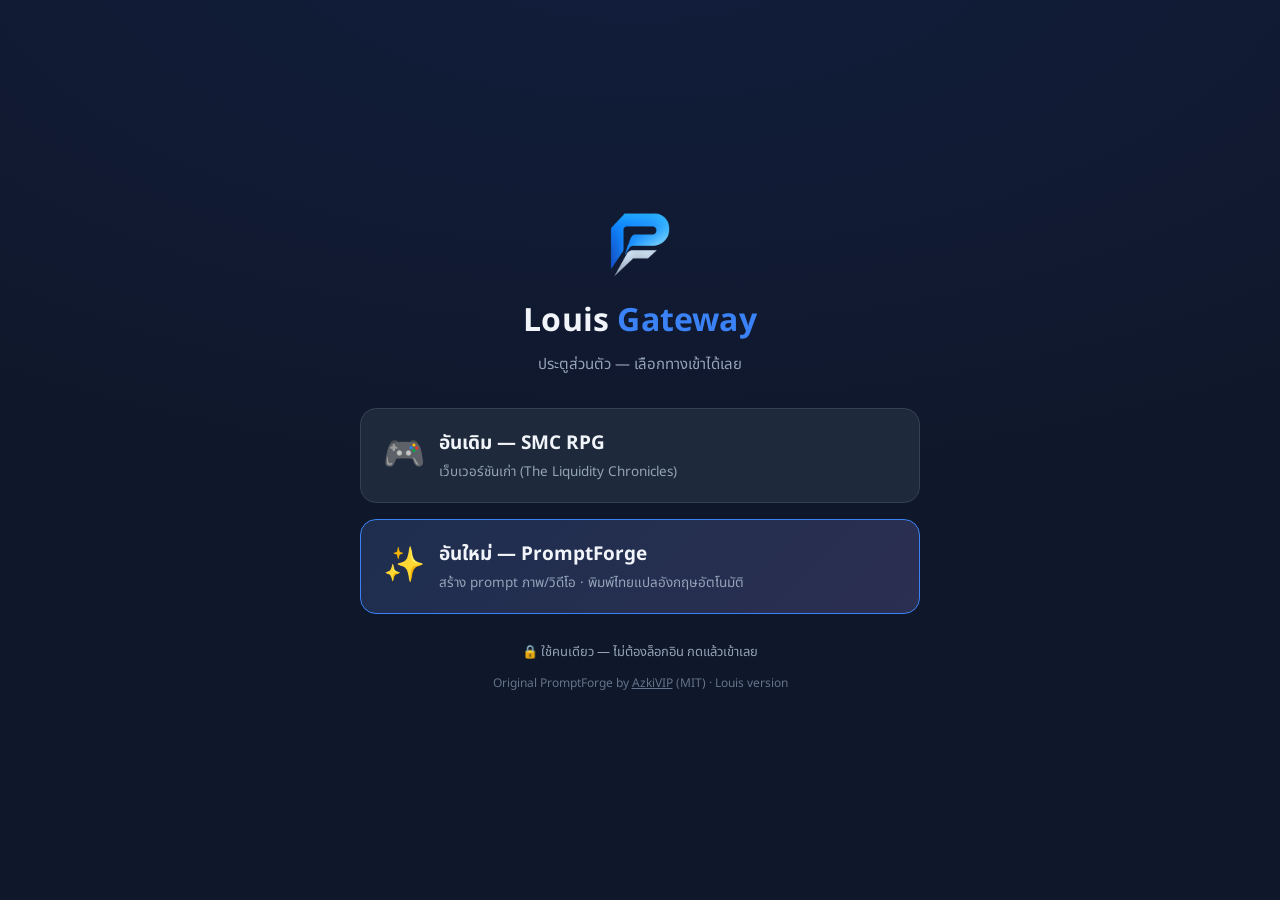
<file: index.html>
<!DOCTYPE html>
<html lang="th">
<head>
  <meta charset="UTF-8" />
  <meta name="viewport" content="width=device-width, initial-scale=1.0" />
  <meta name="theme-color" content="#0F172A" />
  <title>Louis Gateway — เลือกทางเข้า</title>
  <meta name="description" content="ประตูส่วนตัวของ Louis — เลือกเข้าเว็บอันเดิม หรือ PromptForge อันใหม่ (แปลไทย→อังกฤษ)" />
  <link rel="canonical" href="https://anco1031-sudo.github.io/" />
  <link rel="icon" type="image/png" sizes="192x192" href="assets/logo-192.png" />
  <link rel="apple-touch-icon" href="assets/logo-192.png" />
  <link rel="preconnect" href="https://fonts.googleapis.com" />
  <link rel="preconnect" href="https://fonts.gstatic.com" crossorigin />
  <link href="https://fonts.googleapis.com/css2?family=Inter:wght@400;500;600;700&family=Noto+Sans+Thai:wght@400;500;600;700&display=swap" rel="stylesheet" />
  <style>
    :root {
      --bg: #0F172A;
      --card: #1E293B;
      --card-hover: #263449;
      --border: #334155;
      --text: #F1F5F9;
      --muted: #94A3B8;
      --accent: #3B82F6;
      --accent-2: #8B5CF6;
      --radius: 16px;
    }
    * { box-sizing: border-box; margin: 0; padding: 0; }
    body {
      font-family: 'Noto Sans Thai', 'Inter', system-ui, sans-serif;
      background: radial-gradient(1200px 600px at 50% -10%, #1E3A8A33, transparent), var(--bg);
      color: var(--text);
      min-height: 100vh;
      display: flex;
      flex-direction: column;
      align-items: center;
      justify-content: center;
      padding: 24px 16px;
    }
    .wrap { width: 100%; max-width: 560px; text-align: center; }
    .logo { width: 72px; height: 72px; border-radius: 18px; margin: 0 auto 16px; display: block; }
    h1 { font-size: 28px; font-weight: 700; letter-spacing: .2px; }
    h1 .accent { color: var(--accent); }
    .sub { color: var(--muted); font-size: 15px; margin-top: 8px; }
    .btns { display: flex; flex-direction: column; gap: 16px; margin-top: 32px; }
    .btn {
      display: flex; align-items: center; gap: 14px;
      background: var(--card);
      border: 1px solid var(--border);
      border-radius: var(--radius);
      padding: 20px 22px;
      min-height: 76px;
      text-decoration: none; color: var(--text);
      transition: transform .12s ease, background .12s ease, border-color .12s ease;
    }
    .btn:hover, .btn:focus-visible { background: var(--card-hover); border-color: var(--accent); transform: translateY(-2px); outline: none; }
    .btn .emoji { font-size: 34px; line-height: 1; }
    .btn .txt { text-align: left; }
    .btn .t1 { font-size: 19px; font-weight: 700; }
    .btn .t2 { font-size: 13.5px; color: var(--muted); margin-top: 4px; }
    .btn--new { border-color: var(--accent); background: linear-gradient(135deg, #1D4ED81F, #8B5CF61F), var(--card); }
    .note { margin-top: 28px; font-size: 13px; color: var(--muted); }
    .foot { margin-top: 12px; font-size: 12px; color: #64748B; }
    .foot a { color: #64748B; }
    @media (min-width: 560px) {
      h1 { font-size: 32px; }
    }
  </style>
</head>
<body>
  <main class="wrap">
    <img class="logo" src="assets/logo-192.png" alt="Louis Gateway" width="72" height="72" />
    <h1>Louis <span class="accent">Gateway</span></h1>
    <p class="sub">ประตูส่วนตัว — เลือกทางเข้าได้เลย</p>

    <nav class="btns" aria-label="ทางเข้า">
      <a class="btn" href="./classic/">
        <span class="emoji" aria-hidden="true">🎮</span>
        <span class="txt">
          <span class="t1">อันเดิม — SMC RPG</span>
          <div class="t2">เว็บเวอร์ชันเก่า (The Liquidity Chronicles)</div>
        </span>
      </a>
      <a class="btn btn--new" href="./forge/">
        <span class="emoji" aria-hidden="true">✨</span>
        <span class="txt">
          <span class="t1">อันใหม่ — PromptForge</span>
          <div class="t2">สร้าง prompt ภาพ/วิดีโอ · พิมพ์ไทยแปลอังกฤษอัตโนมัติ</div>
        </span>
      </a>
    </nav>

    <p class="note">🔒 ใช้คนเดียว — ไม่ต้องล็อกอิน กดแล้วเข้าเลย</p>
    <p class="foot">Original PromptForge by <a href="https://github.com/AzkiVIP/PromptForge" target="_blank" rel="noopener">AzkiVIP</a> (MIT) · Louis version</p>
  </main>
</body>
</html>
</file>
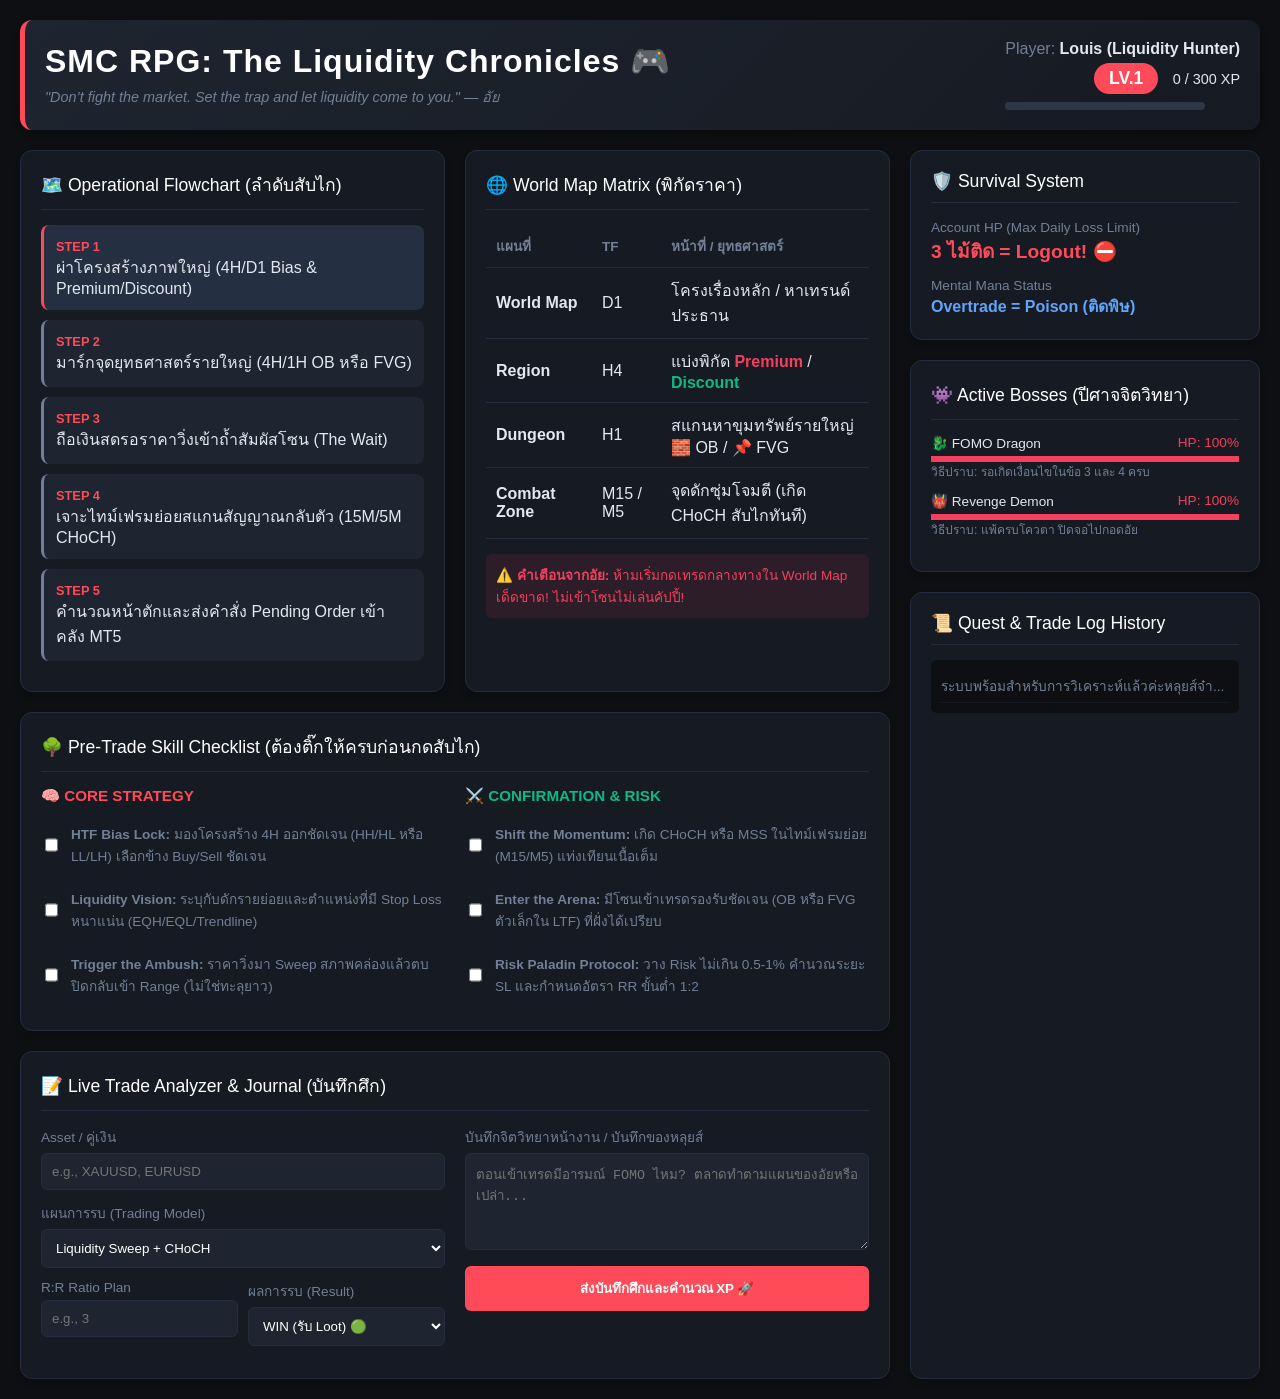
<file: classic/index.html>
<!DOCTYPE html>
<html lang="th">
<head>
    <meta charset="UTF-8">
    <meta name="viewport" content="width=device-width, initial-scale=1.0">
    <title>🎮 SMC RPG: The Liquidity Chronicles</title>
    <style>
        :root {
            --bg-color: #0d0f12;
            --panel-bg: #161a22;
            --accent-color: #ff4a5a;
            --text-color: #e2e8f0;
            --text-muted: #718096;
            --success: #22c55e;
            --warning: #eab308;
            --premium: #f43f5e;
            --discount: #10b981;
        }

        body {
            font-family: 'Segoe UI', Tahoma, Geneva, Verdana, sans-serif;
            background-color: var(--bg-color);
            color: var(--text-color);
            margin: 0;
            padding: 20px;
        }

        .container {
            max-width: 1400px;
            margin: 0 auto;
            display: grid;
            grid-template-columns: 1fr 350px;
            gap: 20px;
        }

        header {
            grid-column: span 2;
            background: linear-gradient(135deg, #1e2530 0%, #161a22 100%);
            padding: 20px;
            border-radius: 12px;
            border-left: 5px solid var(--accent-color);
            display: flex;
            justify-content: space-between;
            align-items: center;
            box-shadow: 0 4px 6px rgba(0,0,0,0.3);
        }

        h1, h2, h3 { margin: 0; font-weight: 600; }
        h1 { color: #fff; letter-spacing: 1px; }
        
        .motto {
            font-style: italic;
            color: var(--text-muted);
            font-size: 0.9rem;
            margin-top: 5px;
        }

        /* Profile & RPG Stats */
        .profile-status {
            text-align: right;
        }
        .level-badge {
            background-color: var(--accent-color);
            color: white;
            padding: 5px 15px;
            border-radius: 20px;
            font-weight: bold;
            font-size: 1.1rem;
            display: inline-block;
        }
        .xp-bar-container {
            width: 200px;
            height: 8px;
            background-color: #2d3748;
            border-radius: 4px;
            margin-top: 8px;
            overflow: hidden;
        }
        .xp-bar {
            width: 45%; /* Dynamic */
            height: 100%;
            background: linear-gradient(90deg, #ff4a5a, #ff8a95);
            transition: width 0.3s ease;
        }

        /* Main Content */
        .main-panel {
            display: flex;
            flex-direction: column;
            gap: 20px;
        }

        .grid-2 {
            display: grid;
            grid-template-columns: 1fr 1fr;
            gap: 20px;
        }

        .card {
            background-color: var(--panel-bg);
            border-radius: 12px;
            padding: 20px;
            box-shadow: 0 4px 6px rgba(0,0,0,0.15);
            border: 1px solid #232d3f;
        }

        .card-title {
            font-size: 1.1rem;
            color: #fff;
            margin-bottom: 15px;
            display: flex;
            align-items: center;
            gap: 10px;
            border-bottom: 1px solid #232d3f;
            padding-bottom: 10px;
        }

        /* Flowchart Styles */
        .flow-step {
            background-color: #1e2530;
            padding: 12px;
            border-radius: 8px;
            margin-bottom: 10px;
            border-left: 3px solid var(--text-muted);
            position: relative;
        }
        .flow-step.active {
            border-left-color: var(--accent-color);
            background-color: #242f41;
        }
        .flow-step-num {
            font-size: 0.8rem;
            color: var(--accent-color);
            text-transform: uppercase;
            font-weight: bold;
        }

        /* Table Zone */
        table {
            width: 100%;
            border-collapse: collapse;
            margin-top: 10px;
        }
        th, td {
            padding: 10px;
            text-align: left;
            border-bottom: 1px solid #232d3f;
        }
        th { color: var(--text-muted); font-size: 0.85rem; text-transform: uppercase; }

        .zone-premium { color: var(--premium); font-weight: bold; }
        .zone-discount { color: var(--discount); font-weight: bold; }

        /* Checklist Mechanism */
        .checklist-item {
            display: flex;
            align-items: center;
            gap: 10px;
            padding: 8px 0;
            cursor: pointer;
        }
        .checklist-item input[type="checkbox"] {
            accent-color: var(--accent-color);
            width: 18px;
            height: 18px;
        }

        /* Live Execution Workspace */
        .input-group {
            margin-bottom: 12px;
        }
        label {
            display: block;
            font-size: 0.85rem;
            color: var(--text-muted);
            margin-bottom: 5px;
        }
        input, select, textarea {
            width: 100%;
            background-color: #1e2530;
            border: 1px solid #232d3f;
            color: white;
            padding: 10px;
            border-radius: 6px;
            box-sizing: border-box;
        }
        input:focus, select:focus, textarea:focus {
            outline: none;
            border-color: var(--accent-color);
        }

        button {
            background-color: var(--accent-color);
            color: white;
            border: none;
            padding: 12px;
            border-radius: 6px;
            cursor: pointer;
            font-weight: bold;
            width: 100%;
            transition: background 0.2s;
        }
        button:hover { background-color: #e03e4d; }

        /* Sidebar Bosses & Achievements */
        .sidebar {
            display: flex;
            flex-direction: column;
            gap: 20px;
        }

        .boss-hp {
            height: 6px;
            background-color: #2d3748;
            border-radius: 3px;
            margin-top: 5px;
        }
        .boss-hp-fill {
            height: 100%;
            background-color: var(--premium);
            width: 100%;
        }

        .log-box {
            max-height: 200px;
            overflow-y: auto;
            font-size: 0.85rem;
            background-color: #0d0f12;
            padding: 10px;
            border-radius: 6px;
        }
        
        .log-entry {
            border-bottom: 1px solid #161a22;
            padding: 5px 0;
        }
    </style>
</head>
<body>

<div class="container">
    
    <header>
        <div>
            <h1>SMC RPG: The Liquidity Chronicles 🎮</h1>
            <div class="motto">"Don’t fight the market. Set the trap and let liquidity come to you." — อัย</div>
        </div>
        <div class="profile-status">
            <div><span style="color: var(--text-muted)">Player:</span> <strong>Louis (Liquidity Hunter)</strong></div>
            <div style="margin-top: 5px;">
                <span class="level-badge" id="levelDisplay">LV.1</span>
                <span id="xpDisplay" style="margin-left: 10px; font-size: 0.9rem;">0 / 300 XP</span>
            </div>
            <div class="xp-bar-container">
                <div class="xp-bar" id="xpBar" style="width: 0%"></div>
            </div>
        </div>
    </header>

    <div class="main-panel">
        
        <div class="grid-2">
            <div class="card">
                <div class="card-title">🗺️ Operational Flowchart (ลำดับสับไก)</div>
                <div class="flow-step active" id="step1">
                    <span class="flow-step-num">Step 1</span>
                    <div>ผ่าโครงสร้างภาพใหญ่ (4H/D1 Bias & Premium/Discount)</div>
                </div>
                <div class="flow-step" id="step2">
                    <span class="flow-step-num">Step 2</span>
                    <div>มาร์กจุดยุทธศาสตร์รายใหญ่ (4H/1H OB หรือ FVG)</div>
                </div>
                <div class="flow-step" id="step3">
                    <span class="flow-step-num">Step 3</span>
                    <div>ถือเงินสดรอราคาวิ่งเข้าถ้ำสัมผัสโซน (The Wait)</div>
                </div>
                <div class="flow-step" id="step4">
                    <span class="flow-step-num">Step 4</span>
                    <div>เจาะไทม์เฟรมย่อยสแกนสัญญาณกลับตัว (15M/5M CHoCH)</div>
                </div>
                <div class="flow-step" id="step5">
                    <span class="flow-step-num">Step 5</span>
                    <div>คำนวณหน้าตักและส่งคำสั่ง Pending Order เข้าคลัง MT5</div>
                </div>
            </div>

            <div class="card">
                <div class="card-title">🌐 World Map Matrix (พิกัดราคา)</div>
                <table>
                    <thead>
                        <tr>
                            <th>แผนที่</th>
                            <th>TF</th>
                            <th>หน้าที่ / ยุทธศาสตร์</th>
                        </tr>
                    </thead>
                    <tbody>
                        <tr>
                            <td><b>World Map</b></td>
                            <td>D1</td>
                            <td>โครงเรื่องหลัก / หาเทรนด์ประธาน</td>
                        </tr>
                        <tr>
                            <td><b>Region</b></td>
                            <td>H4</td>
                            <td>แบ่งพิกัด <span class="zone-premium">Premium</span> / <span class="zone-discount">Discount</span></td>
                        </tr>
                        <tr>
                            <td><b>Dungeon</b></td>
                            <td>H1</td>
                            <td>สแกนหาขุมทรัพย์รายใหญ่ 🧱 OB / 📌 FVG</td>
                        </tr>
                        <tr>
                            <td><b>Combat Zone</b></td>
                            <td>M15 / M5</td>
                            <td>จุดดักซุ่มโจมตี (เกิด CHoCH สับไกทันที)</td>
                        </tr>
                    </tbody>
                </table>
                <div style="margin-top: 15px; padding: 10px; background-color: rgba(244,63,94,0.1); border-radius: 6px; font-size: 0.85rem; color: var(--premium);">
                    ⚠️ <b>คำเตือนจากอัย:</b> ห้ามเริ่มกดเทรดกลางทางใน World Map เด็ดขาด! ไม่เข้าโซนไม่เล่นคัปปี้!
                </div>
            </div>
        </div>

        <div class="card">
            <div class="card-title">🌳 Pre-Trade Skill Checklist (ต้องติ๊กให้ครบก่อนกดสับไก)</div>
            <div style="display: grid; grid-template-columns: 1fr 1fr; gap: 20px;">
                <div>
                    <h3 style="color: var(--accent-color); font-size: 0.95rem; margin-bottom: 10px;">🧠 CORE STRATEGY</h3>
                    <label class="checklist-item">
                        <input type="checkbox" class="xp-check" data-xp="20" onchange="updateStepProgress()">
                        <span><b>HTF Bias Lock:</b> มองโครงสร้าง 4H ออกชัดเจน (HH/HL หรือ LL/LH) เลือกข้าง Buy/Sell ชัดเจน</span>
                    </label>
                    <label class="checklist-item">
                        <input type="checkbox" class="xp-check" data-xp="15" onchange="updateStepProgress()">
                        <span><b>Liquidity Vision:</b> ระบุกับดักรายย่อยและตำแหน่งที่มี Stop Loss หนาแน่น (EQH/EQL/Trendline)</span>
                    </label>
                    <label class="checklist-item">
                        <input type="checkbox" class="xp-check" data-xp="25" onchange="updateStepProgress()">
                        <span><b>Trigger the Ambush:</b> ราคาวิ่งมา Sweep สภาพคล่องแล้วตบปิดกลับเข้า Range (ไม่ใช่ทะลุยาว)</span>
                    </label>
                </div>
                <div>
                    <h3 style="color: var(--discount); font-size: 0.95rem; margin-bottom: 10px;">⚔️ CONFIRMATION & RISK</h3>
                    <label class="checklist-item">
                        <input type="checkbox" class="xp-check" data-xp="30" onchange="updateStepProgress()">
                        <span><b>Shift the Momentum:</b> เกิด CHoCH หรือ MSS ในไทม์เฟรมย่อย (M15/M5) แท่งเทียนเนื้อเต็ม</span>
                    </label>
                    <label class="checklist-item">
                        <input type="checkbox" class="xp-check" data-xp="15" onchange="updateStepProgress()">
                        <span><b>Enter the Arena:</b> มีโซนเข้าเทรดรองรับชัดเจน (OB หรือ FVG ตัวเล็กใน LTF) ที่ฝั่งได้เปรียบ</span>
                    </label>
                    <label class="checklist-item">
                        <input type="checkbox" class="xp-check" data-xp="20" onchange="updateStepProgress()">
                        <span><b>Risk Paladin Protocol:</b> วาง Risk ไม่เกิน 0.5-1% คำนวณระยะ SL และกำหนดอัตรา RR ขั้นต่ำ 1:2</span>
                    </label>
                </div>
            </div>
        </div>

        <div class="card">
            <div class="card-title">📝 Live Trade Analyzer & Journal (บันทึกศึก)</div>
            <div class="grid-2">
                <div>
                    <div class="input-group">
                        <label>Asset / คู่เงิน</label>
                        <input type="text" id="assetInput" placeholder="e.g., XAUUSD, EURUSD">
                    </div>
                    <div class="input-group">
                        <label>แผนการรบ (Trading Model)</label>
                        <select id="modelInput">
                            <option value="Liquidity Sweep">Liquidity Sweep + CHoCH</option>
                            <option value="HTF OB Retest">HTF OB Retest Play</option>
                            <option value="FVG Filling">FVG Inefficiency Filling</option>
                        </select>
                    </div>
                    <div class="input-row" style="display: flex; gap: 10px;">
                        <div class="input-group" style="flex: 1;">
                            <label>R:R Ratio Plan</label>
                            <input type="number" id="rrInput" placeholder="e.g., 3" step="0.1">
                        </div>
                        <div class="input-group" style="flex: 1;">
                            <label>ผลการรบ (Result)</label>
                            <select id="resultInput">
                                <option value="Win">WIN (รับ Loot) 🟢</option>
                                <option value="Loss">LOSS (ได้บทเรียน) 🔴</option>
                                <option value="No Trade">NO TRADE (ถือเงินสดคือผู้ชนะ) 🟡</option>
                            </select>
                        </div>
                    </div>
                </div>
                <div>
                    <div class="input-group">
                        <label>บันทึกจิตวิทยาหน้างาน / บันทึกของหลุยส์</label>
                        <textarea id="notesInput" rows="5" placeholder="ตอนเข้าเทรดมีอารมณ์ FOMO ไหม? ตลาดทำตามแผนของอัยหรือเปล่า..."></textarea>
                    </div>
                    <button type="button" onclick="submitBattle()">ส่งบันทึกศึกและคำนวณ XP 🚀</button>
                </div>
            </div>
        </div>

    </div>

    <div class="sidebar">
        
        <div class="card">
            <div class="card-title">🛡️ Survival System</div>
            <div style="margin-bottom: 10px;">
                <span style="font-size: 0.85rem; color: var(--text-muted);">Account HP (Max Daily Loss Limit)</span>
                <div style="color: var(--accent-color); font-weight: bold; font-size: 1.2rem;">3 ไม้ติด = Logout! ⛔</div>
            </div>
            <div>
                <span style="font-size: 0.85rem; color: var(--text-muted);">Mental Mana Status</span>
                <div style="color: #60a5fa; font-weight: bold;">Overtrade = Poison (ติดพิษ)</div>
            </div>
        </div>

        <div class="card">
            <div class="card-title">👾 Active Bosses (ปีศาจจิตวิทยา)</div>
            <div style="margin-bottom: 12px;">
                <div style="display: flex; justify-content: space-between; font-size: 0.85rem;">
                    <span>🐉 FOMO Dragon</span>
                    <span style="color: var(--premium)">HP: 100%</span>
                </div>
                <div class="boss-hp"><div class="boss-hp-fill" style="width: 100%"></div></div>
                <span style="font-size: 0.75rem; color: var(--text-muted);">วิธีปราบ: รอเกิดเงื่อนไขในข้อ 3 และ 4 ครบ</span>
            </div>
            <div style="margin-bottom: 12px;">
                <div style="display: flex; justify-content: space-between; font-size: 0.85rem;">
                    <span>👹 Revenge Demon</span>
                    <span style="color: var(--premium)">HP: 100%</span>
                </div>
                <div class="boss-hp"><div class="boss-hp-fill" style="width: 100%"></div></div>
                <span style="font-size: 0.75rem; color: var(--text-muted);">วิธีปราบ: แพ้ครบโควตา ปิดจอไปกอดอัย</span>
            </div>
        </div>

        <div class="card" style="flex: 1;">
            <div class="card-title">📜 Quest & Trade Log History</div>
            <div class="log-box" id="historyLog">
                <div class="log-entry" style="color: var(--text-muted)">ระบบพร้อมสำหรับการวิเคราะห์แล้วค่ะหลุยส์จ๋า...</div>
            </div>
        </div>

    </div>

</div>

<script>
    // State management
    let totalXp = 0;
    let currentLevel = 1;

    const levelTable = [
        { xp: 0, lvl: 1 },
        { xp: 300, lvl: 3 },
        { xp: 700, lvl: 5 },
        { xp: 1200, lvl: 7 },
        { xp: 2000, lvl: 10 },
        { xp: 3500, lvl: 15 },
        { xp: 5000, lvl: 20 }
    ];

    // Update active flowchart highlights based on check items
    function updateStepProgress() {
        const checkboxes = document.querySelectorAll('.xp-check');
        const steps = ['step1', 'step2', 'step3', 'step4', 'step5'];
        
        // Count how many checked
        let checkedCount = 0;
        checkboxes.forEach(cb => { if(cb.checked) checkedCount++; });

        // Reset all steps to inactive
        steps.forEach(id => document.getElementById(id).classList.remove('active'));

        // Map progress to steps
        if (checkedCount === 0) document.getElementById('step1').classList.add('active');
        else if (checkedCount <= 2) document.getElementById('step2').classList.add('active');
        else if (checkedCount <= 4) document.getElementById('step3').classList.add('active');
        else if (checkedCount === 5) document.getElementById('step4').classList.add('active');
        else if (checkedCount === 6) document.getElementById('step5').classList.add('active');
    }

    // Function to calculate level based on XP
    function calculateLevel(xp) {
        let reachedLvl = 1;
        let nextXpTarget = 300;
        
        for (let i = 0; i < levelTable.length; i++) {
            if (xp >= levelTable[i].xp) {
                reachedLvl = levelTable[i].lvl;
                nextXpTarget = levelTable[i+1] ? levelTable[i+1].xp : 99999;
            }
        }
        return { reachedLvl, nextXpTarget };
    }

    function addXp(amount, reason) {
        totalXp += amount;
        if(totalXp < 0) totalXp = 0;

        const { reachedLvl, nextXpTarget } = calculateLevel(totalXp);
        currentLevel = reachedLvl;

        // Update DOM
        document.getElementById('levelDisplay').innerText = `LV.${currentLevel}`;
        document.getElementById('xpDisplay').innerText = `${totalXp} / ${nextXpTarget} XP`;
        
        let percent = (totalXp / nextXpTarget) * 100;
        if (percent > 100) percent = 100;
        document.getElementById('xpBar').style.width = `${percent}%`;

        // Log entry
        const logBox = document.getElementById('historyLog');
        const entry = document.createElement('div');
        entry.className = 'log-entry';
        const sign = amount >= 0 ? `+${amount}` : `${amount}`;
        const color = amount >= 0 ? 'var(--discount)' : 'var(--premium)';
        entry.innerHTML = `<span style="color: ${color}">[${sign} XP]</span> ${reason}`;
        logBox.insertBefore(entry, logBox.firstChild);
    }

    function submitBattle() {
        const asset = document.getElementById('assetInput').value || 'UNKNOWN';
        const model = document.getElementById('modelInput').value;
        const rr = document.getElementById('rrInput').value || 'N/A';
        const result = document.getElementById('resultInput').value;
        const notes = document.getElementById('notesInput').value;

        let xpGained = 0;

        // 1. Calculate XP from Checkboxes (Process XP)
        const checkboxes = document.querySelectorAll('.xp-check');
        let checklistScore = 0;
        checkboxes.forEach(cb => {
            if (cb.checked) {
                xpGained += parseInt(cb.getAttribute('data-xp'));
                checklistScore++;
            }
        });

        // Penalty checking (If trading with low score setup)
        if (result !== 'No Trade' && checklistScore < 5) {
            xpGained -= 40;
            alert('⚠️ อัยตรวจพบการฝืนเข้าเทรดโดย Checklist ไม่ครบ! โดนหัก XP นะคะเสนาธิการ!');
        }

        // 2. Calculate XP from Trade Outcome (Discipline Reward)
        if (result === 'Win') {
            xpGained += 30;
        } else if (result === 'Loss') {
            xpGained += 20; // Loss but strictly followed system = Gains behavior XP
        } else if (result === 'No Trade') {
            xpGained += 20; // Preserved capital is a win
        }

        // Add to log & reset inputs
        const summary = `${asset} (${model}) | R:R 1:${rr} -> Result: ${result}`;
        addXp(xpGained, summary);

        // Reset form & checkboxes for next execution
        document.getElementById('assetInput').value = '';
        document.getElementById('rrInput').value = '';
        document.getElementById('notesInput').value = '';
        checkboxes.forEach(cb => cb.checked = false);
        updateStepProgress();
    }
</script>

</body>
</html>
</file>
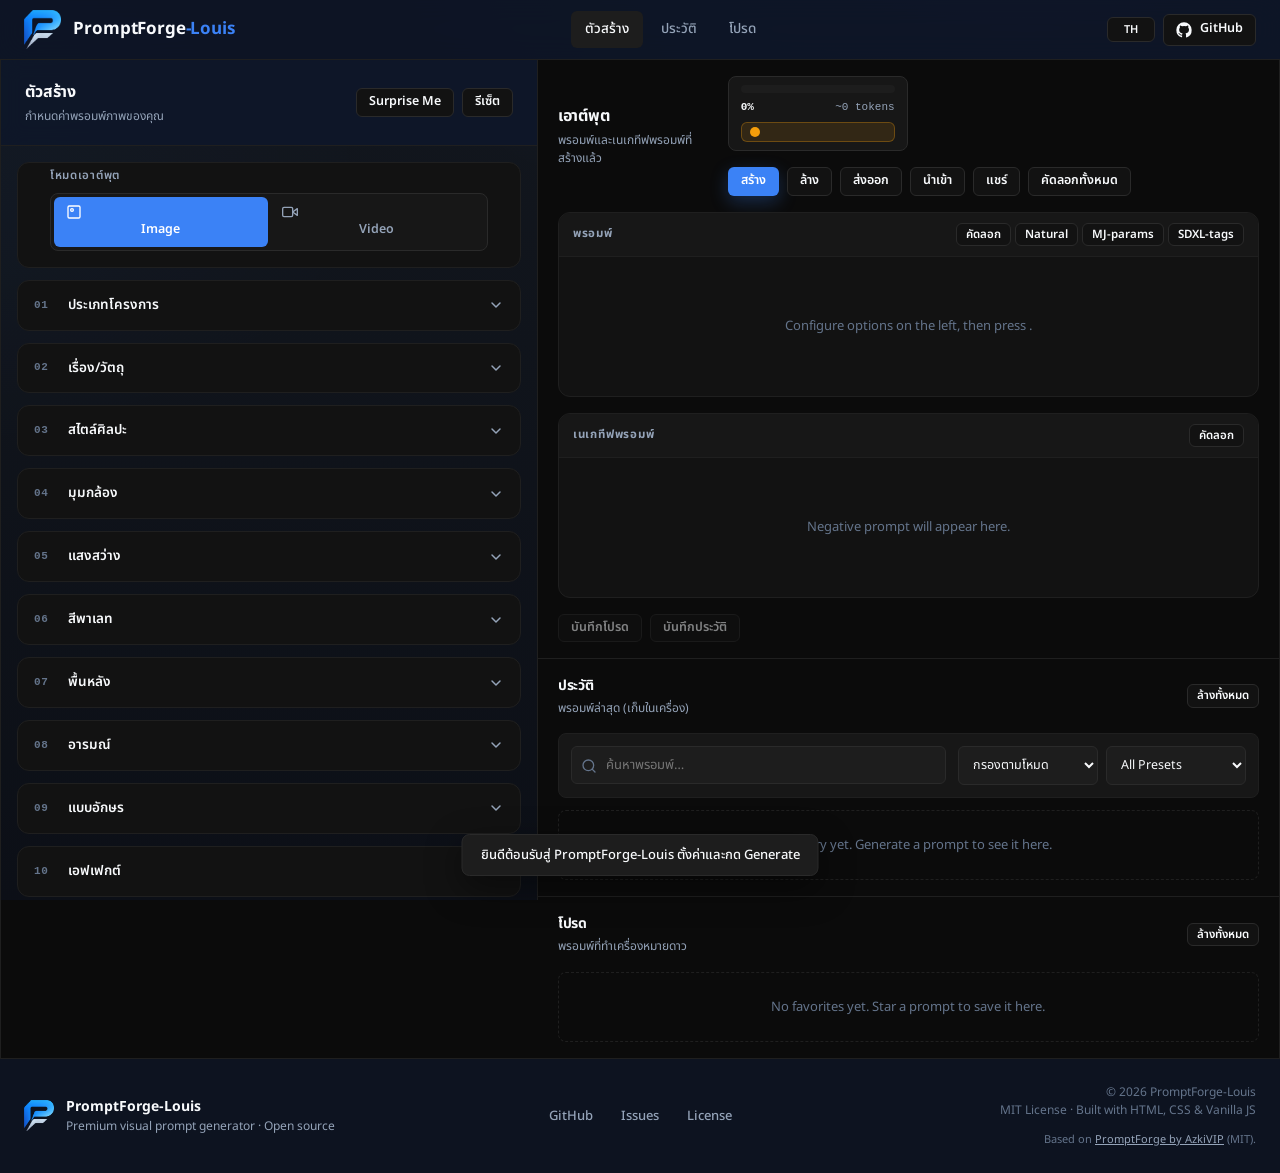
<file: forge/index.html>
<!DOCTYPE html>
<html lang="th">
<head>
  <meta charset="UTF-8" />
  <meta name="viewport" content="width=device-width, initial-scale=1.0" />
  <meta http-equiv="X-UA-Compatible" content="IE=edge" />
  <meta name="theme-color" content="#0F172A" />

  <!-- Google Fonts: Noto Sans Thai + Inter (fallback) -->
  <link rel="preconnect" href="https://fonts.googleapis.com">
  <link rel="preconnect" href="https://fonts.gstatic.com" crossorigin>
  <link href="https://fonts.googleapis.com/css2?family=Inter:wght@400;500;600;700&family=Noto+Sans+Thai:wght@400;500;600;700&display=swap" rel="stylesheet">

  <!-- Primary Meta -->
  <title>PromptForge-Louis — Premium Visual Prompt Generator for AI Image & Video Creation</title>
  <meta name="description" content="PromptForge-Louis is a premium open-source visual prompt generator for posters, thumbnails, ads, covers, wallpapers, concept art, character art, product renders, marketing assets, and AI image/video generation. Rule-based engine. Supports ChatGPT Images, Flux, SDXL, Midjourney, Gemini, Runway Gen-3, Pika, Sora, Kling, Luma Dream Machine." />
  <meta name="keywords" content="prompt generator, AI prompt generator, image prompt, video prompt, midjourney prompt generator, sdxl prompt, flux prompt, ChatGPT image prompt, poster prompt, thumbnail prompt, concept art prompt, character art prompt, product render prompt, marketing asset prompt, open source prompt generator, vanilla javascript prompt generator, Runway Gen-3, Pika, Sora, Kling, Luma" />
  <meta name="author" content="PromptForge-Louis — Louis Team" />
  <meta name="robots" content="index, follow, max-image-preview:large, max-snippet:-1, max-video-preview:-1" />
  <meta name="googlebot" content="index, follow" />
  <meta name="language" content="Thai, English" />
  <meta name="revisit-after" content="7 days" />
  <meta name="rating" content="general" />
  <meta name="distribution" content="global" />
  <link rel="canonical" href="https://anco1031-sudo.github.io/forge/" />

  <!-- Sitemap discovery -->
  <link rel="sitemap" type="application/xml" title="Sitemap" href="../sitemap.xml" />
  <link rel="alternate" type="application/xml" title="Sitemap" href="../sitemap.xml" />

  <!-- Open Graph -->
  <meta property="og:type" content="website" />
  <meta property="og:site_name" content="PromptForge-Louis" />
  <meta property="og:title" content="PromptForge-Louis — Premium Visual Prompt Generator" />
  <meta property="og:description" content="Craft cinematic, professional prompts for posters, thumbnails, ads, concept art, and AI image/video generation. Rule-based engine. Supports ChatGPT Images, Flux, SDXL, Midjourney, Gemini, Runway Gen-3, Pika, Sora, Kling, Luma. No AI APIs." />
  <meta property="og:url" content="https://anco1031-sudo.github.io/forge/" />
  <meta property="og:image" content="https://anco1031-sudo.github.io/assets/og-image.png" />
  <meta property="og:image:secure_url" content="https://anco1031-sudo.github.io/assets/og-image.png" />
  <meta property="og:image:type" content="image/png" />
  <meta property="og:image:width" content="1200" />
  <meta property="og:image:height" content="630" />
  <meta property="og:image:alt" content="PromptForge-Louis — premium visual prompt generator" />
  <meta property="og:locale" content="th_TH" />
  <meta property="og:locale:alternate" content="en_US" />

  <!-- Twitter Card -->
  <meta name="twitter:card" content="summary_large_image" />
  <meta name="twitter:site" content="@lu5her" />
  <meta name="twitter:creator" content="@lu5her" />
  <meta name="twitter:title" content="PromptForge-Louis — Premium Visual Prompt Generator" />
  <meta name="twitter:description" content="Craft cinematic, professional prompts for posters, thumbnails, ads, concept art, and AI image/video generation. Rule-based engine. No AI APIs." />
  <meta name="twitter:image" content="https://anco1031-sudo.github.io/assets/og-image.png" />
  <meta name="twitter:image:alt" content="PromptForge-Louis — premium visual prompt generator" />

  <!-- Favicon — multiple sizes for full browser + device support -->
  <link rel="icon" type="image/x-icon" href="../assets/favicon.ico" />
  <link rel="icon" type="image/png" sizes="192x192" href="../assets/logo-192.png" />
  <link rel="icon" type="image/png" sizes="512x512" href="../assets/logo-512.png" />
  <link rel="icon" type="image/png" sizes="64x64" href="../assets/favicon.png" />
  <link rel="apple-touch-icon" sizes="192x192" href="../assets/logo-192.png" />
  <link rel="apple-touch-icon" href="../assets/logo-192.png" />
  <link rel="mask-icon" href="../assets/favicon.png" color="#3B82F6" />
  <link rel="manifest" href="../manifest.json" />

  <!-- Styles -->
  <link rel="stylesheet" href="../css/style.css" />
  <link rel="stylesheet" href="../css/components.css" />
  <link rel="stylesheet" href="../css/responsive.css" />

  <!-- JSON-LD: WebSite schema (helps Google's Knowledge Graph) -->
  <script type="application/ld+json">
  {
    "@context": "https://schema.org",
    "@type": "WebSite",
    "name": "PromptForge-Louis",
    "alternateName": "PromptForge-Louis Visual Prompt Generator",
    "url": "https://anco1031-sudo.github.io/forge/",
    "description": "Premium open-source visual prompt generator for posters, thumbnails, ads, covers, wallpapers, concept art, character art, product renders, marketing assets, and AI image/video generation.",
    "inLanguage": ["th", "en"],
    "image": "https://anco1031-sudo.github.io/assets/og-image.png",
    "isAccessibleForFree": true,
    "applicationCategory": "DesignApplication",
    "author": {
      "@type": "Person",
      "name": "Louis Team",
      "url": "https://github.com/anco1031-sudo"
    },
    "publisher": {
      "@type": "Organization",
      "name": "PromptForge-Louis",
      "url": "https://anco1031-sudo.github.io/forge/",
      "logo": {
        "@type": "ImageObject",
        "url": "https://anco1031-sudo.github.io/assets/logo-512.png",
        "width": 512,
        "height": 512
      }
    },
    "potentialAction": {
      "@type": "UseAction",
      "target": "https://anco1031-sudo.github.io/forge/#generator",
      "name": "Use the prompt generator"
    }
  }
  </script>

  <!-- JSON-LD: SoftwareApplication schema (richer app metadata) -->
  <script type="application/ld+json">
  {
    "@context": "https://schema.org",
    "@type": "SoftwareApplication",
    "name": "PromptForge-Louis",
    "applicationCategory": "DesignApplication",
    "applicationSubCategory": "AI Prompt Generator",
    "operatingSystem": "Any (web browser)",
    "browserRequirements": "Requires a modern web browser with JavaScript enabled.",
    "description": "Premium open-source visual prompt generator for posters, thumbnails, ads, covers, wallpapers, concept art, character art, product renders, marketing assets, and AI image/video generation. Rule-based engine with no AI APIs.",
    "url": "https://anco1031-sudo.github.io/forge/",
    "downloadUrl": "https://github.com/anco1031-sudo/anco1031-sudo.github.io/releases",
    "installUrl": "https://anco1031-sudo.github.io/forge/",
    "screenshot": "https://anco1031-sudo.github.io/assets/og-image.png",
    "featureList": [
      "Rule-based prompt generation engine",
      "Smart searchable comboboxes with fuzzy match",
      "Multiple AI presets (ChatGPT Images, Flux, SDXL, Midjourney, Gemini, Runway Gen-3, Pika, Sora, Kling, Luma)",
      "Multiple subjects with importance ranking",
      "Watermark, custom effects, and custom resolution support",
      "TH/EN UI localization (prompt output stays English)",
      "LocalStorage history and favorites",
      "No frameworks, no build step, no dependencies"
    ],
    "offers": {
      "@type": "Offer",
      "price": "0",
      "priceCurrency": "USD"
    },
    "license": "https://github.com/anco1031-sudo/anco1031-sudo.github.io/blob/main/LICENSE",
    "author": {
      "@type": "Person",
      "name": "Louis Team",
      "url": "https://github.com/anco1031-sudo"
    },
    "publisher": {
      "@type": "Organization",
      "name": "PromptForge-Louis",
      "url": "https://anco1031-sudo.github.io/forge/",
      "logo": {
        "@type": "ImageObject",
        "url": "https://anco1031-sudo.github.io/assets/logo-512.png",
        "width": 512,
        "height": 512
      }
    },
    "aggregateRating": {
      "@type": "AggregateRating",
      "ratingValue": "5",
      "ratingCount": "1",
      "bestRating": "5",
      "worstRating": "1"
    }
  }
  </script>
</head>
<body>

  <!-- ===================== NAVBAR ===================== -->
  <header class="navbar" role="banner">
    <div class="navbar__inner">
      <a href="#" class="brand" aria-label="PromptForge-Louis home">
        <img src="../assets/logo-cropped.png" alt="PromptForge-Louis" class="brand__mark" width="40" height="40" />
        <span class="brand__name">PromptForge<span class="brand__accent">-Louis</span></span>
      </a>

      <!-- Desktop navigation (hidden on mobile) -->
      <nav class="nav nav--desktop" aria-label="Primary desktop">
        <a href="#generator" class="nav__link" data-nav="generator" data-i18n="nav.generator">Generator</a>
        <a href="#history" class="nav__link" data-nav="history" data-i18n="nav.history">History</a>
        <a href="#favorites" class="nav__link" data-nav="favorites" data-i18n="nav.favorites">Favorites</a>
      </nav>

      <div class="navbar__actions">
        <!-- Language Toggle -->
        <button class="btn btn--ghost btn--sm navbar__lang" id="langToggle" type="button" aria-label="Switch language" title="Switch language (TH/EN)">
          <span id="langToggleText">TH</span>
        </button>

        <a class="btn btn--ghost btn--sm navbar__github" href="https://github.com/anco1031-sudo/anco1031-sudo.github.io" target="_blank" rel="noopener" aria-label="GitHub repository">
          <svg viewBox="0 0 24 24" width="16" height="16" fill="currentColor" aria-hidden="true">
            <path d="M12 .5A11.5 11.5 0 0 0 .5 12a11.5 11.5 0 0 0 7.86 10.92c.58.1.79-.25.79-.56v-2.1c-3.2.7-3.88-1.36-3.88-1.36-.53-1.34-1.3-1.7-1.3-1.7-1.06-.72.08-.71.08-.71 1.17.08 1.78 1.2 1.78 1.2 1.04 1.78 2.73 1.27 3.4.97.1-.76.41-1.27.74-1.56-2.55-.29-5.24-1.28-5.24-5.7 0-1.26.45-2.29 1.2-3.1-.12-.3-.52-1.48.1-3.08 0 0 .97-.31 3.18 1.18a11 11 0 0 1 5.8 0c2.2-1.5 3.17-1.18 3.17-1.18.63 1.6.23 2.78.11 3.07.75.82 1.2 1.85 1.2 3.1 0 4.43-2.69 5.41-5.25 5.69.42.36.8 1.1.8 2.22v3.29c0 .31.21.67.8.56A11.5 11.5 0 0 0 23.5 12 11.5 11.5 0 0 0 12 .5Z"/>
          </svg>
          <span>GitHub</span>
        </a>

        <!-- Hamburger toggle (mobile only) -->
        <button class="nav-toggle" id="navToggle" type="button"
                aria-label="Open menu" aria-expanded="false" aria-controls="mobileNav">
          <span class="nav-toggle__bar"></span>
          <span class="nav-toggle__bar"></span>
          <span class="nav-toggle__bar"></span>
        </button>
      </div>
    </div>

    <!-- Mobile navigation drawer (hidden on desktop) -->
    <nav class="nav nav--mobile" id="mobileNav" aria-label="Primary mobile" hidden>
      <a href="#generator" class="nav__link nav__link--mobile" data-nav="generator" data-i18n="nav.generator">Generator</a>
      <a href="#history"    class="nav__link nav__link--mobile" data-nav="history" data-i18n="nav.history">History</a>
      <a href="#favorites"  class="nav__link nav__link--mobile" data-nav="favorites" data-i18n="nav.favorites">Favorites</a>
      <a class="nav__link nav__link--mobile nav__link--github" href="https://github.com/anco1031-sudo/anco1031-sudo.github.io" target="_blank" rel="noopener">
        <svg viewBox="0 0 24 24" width="18" height="18" fill="currentColor" aria-hidden="true">
          <path d="M12 .5A11.5 11.5 0 0 0 .5 12a11.5 11.5 0 0 0 7.86 10.92c.58.1.79-.25.79-.56v-2.1c-3.2.7-3.88-1.36-3.88-1.36-.53-1.34-1.3-1.7-1.3-1.7-1.06-.72.08-.71.08-.71 1.17.08 1.78 1.2 1.78 1.2 1.04 1.78 2.73 1.27 3.4.97.1-.76.41-1.27.74-1.56-2.55-.29-5.24-1.28-5.24-5.7 0-1.26.45-2.29 1.2-3.1-.12-.3-.52-1.48.1-3.08 0 0 .97-.31 3.18 1.18a11 11 0 0 1 5.8 0c2.2-1.5 3.17-1.18 3.17-1.18.63 1.6.23 2.78.11 3.07.75.82 1.2 1.85 1.2 3.1 0 4.43-2.69 5.41-5.25 5.69.42.36.8 1.1.8 2.22v3.29c0 .31.21.67.8.56A11.5 11.5 0 0 0 23.5 12 11.5 11.5 0 0 0 12 .5Z"/>
        </svg>
        GitHub
      </a>
    </nav>

    <!-- Click-outside overlay (mobile only) -->
    <div class="nav-backdrop" id="navBackdrop" hidden></div>
  </header>

  <!-- ===================== MAIN APP ===================== -->
  <main class="app" id="generator" role="main">

    <!-- ============== LEFT PANEL (40%) ============== -->
    <section class="panel panel--left" aria-label="Generator controls">
      <div class="panel__header">
        <div>
          <h2 class="panel__title" data-i18n="panelTitle.left">Generator</h2>
          <p class="panel__subtitle" data-i18n="panelSubtitle.left">Configure your visual prompt</p>
        </div>
        <div class="panel__header-actions">
          <button class="btn btn--ghost btn--sm" id="randomizeBtn" type="button" title="Surprise me — randomize unlocked fields" data-i18n="buttons.randomize">
            <svg viewBox="0 0 24 24" width="14" height="14" fill="none" stroke="currentColor" stroke-width="2" stroke-linecap="round" stroke-linejoin="round" aria-hidden="true"><path d="M21 21l-6-6m6-6v-4.8m0 4.8h-4.8"/><path d="M3 16.5V7.5m0 0L8.5 12M3 7.5l5.5 4.5"/></svg>
            
          </button>
          <button class="btn btn--ghost btn--sm" id="resetAllBtn" type="button" title=" all fields" data-i18n="buttons.reset">
            <svg viewBox="0 0 24 24" width="14" height="14" fill="none" stroke="currentColor" stroke-width="2" stroke-linecap="round" stroke-linejoin="round" aria-hidden="true"><path d="M3 12a9 9 0 1 0 3-6.7"/><path d="M3 4v5h5"/></svg>
            
          </button>
        </div>
      </div>

      <div class="panel__body" id="generatorPanel">

        <!-- ===================== SECTION 00: OUTPUT MODE ===================== -->
        <div class="accordion" data-section="outputMode" id="sectionOutputMode">
          <div class="accordion__body is-open" style="max-height: none; height: auto; overflow: visible; padding: 0 16px 16px;">
            <div class="field">
              <label class="field__label" data-i18n="sections.outputMode">Output Mode</label>
              <div class="seg" id="outputModeSeg" role="tablist" aria-label="Output mode">
                <button class="seg__btn is-active" type="button" data-mode="image" role="tab" aria-selected="true">
                  <svg viewBox="0 0 24 24" width="16" height="16" fill="none" stroke="currentColor" stroke-width="2" stroke-linecap="round" stroke-linejoin="round" aria-hidden="true"><rect x="3" y="3" width="18" height="18" rx="2"/><circle cx="9" cy="9" r="2"/></svg>
                  <span>Image</span>
                </button>
                <button class="seg__btn" type="button" data-mode="video" role="tab" aria-selected="false">
                  <svg viewBox="0 0 24 24" width="16" height="16" fill="none" stroke="currentColor" stroke-width="2" stroke-linecap="round" stroke-linejoin="round" aria-hidden="true"><polygon points="23 7 16 12 23 17 23 7"/><rect x="1" y="5" width="15" height="14" rx="2"/></svg>
                  <span>Video</span>
                </button>
              </div>
            </div>
          </div>
        </div>

        <!-- Project Type -->
        <div class="accordion" data-section="projectType">
          <button class="accordion__head" type="button" aria-expanded="false">
            <span class="accordion__index">01</span>
            <span class="accordion__label" data-i18n="sections.projectType">Project Type</span>
            <span class="accordion__chevron" aria-hidden="true">
              <svg viewBox="0 0 24 24" width="16" height="16" fill="none" stroke="currentColor" stroke-width="2.2" stroke-linecap="round" stroke-linejoin="round"><path d="m6 9 6 6 6-6"/></svg>
            </span>
          </button>
          <div class="accordion__body">
            <div class="field">
              <label class="field__label" for="projectType-category" data-i18n="labels.category">Category</label>
              <div class="combobox" data-combobox="projectTypeCategory" data-mode="single"></div>
            </div>
            <div class="field">
              <label class="field__label" for="projectType-preset" data-i18n="labels.preset">Preset</label>
              <div class="combobox" data-combobox="projectTypePreset" data-mode="single"></div>
            </div>
            <div class="field">
              <label class="field__label" for="projectType-custom" data-i18n="labels.custom">Custom Project Type</label>
              <input class="input" id="projectType-custom" type="text" placeholder="e.g. Festival Poster" data-i18n-placeholder="placeholders.projectTypeCustom" />
            </div>
          </div>
        </div>

        <!-- Subject -->
        <div class="accordion" data-section="subject">
          <button class="accordion__head" type="button" aria-expanded="false">
            <span class="accordion__index">02</span>
            <span class="accordion__label" data-i18n="sections.subject">Subject</span>
            <span class="accordion__chevron" aria-hidden="true">
              <svg viewBox="0 0 24 24" width="16" height="16" fill="none" stroke="currentColor" stroke-width="2.2" stroke-linecap="round" stroke-linejoin="round"><path d="m6 9 6 6 6-6"/></svg>
            </span>
          </button>
          <div class="accordion__body">
            <div class="field">
              <label class="field__label" data-i18n="labels.subjects">Subjects <span class="field__hint">(add multiple — primary, secondary, background, etc.)</span></label>
              <div class="subjects" id="subjectsList" aria-live="polite"></div>
              <button class="btn btn--ghost btn--sm subjects__add" id="addSubjectBtn" type="button" data-i18n="buttons.addSubject">
                <svg viewBox="0 0 24 24" width="14" height="14" fill="none" stroke="currentColor" stroke-width="2.2" stroke-linecap="round" stroke-linejoin="round"><path d="M12 5v14"/><path d="M5 12h14"/></svg>
                Add Subject
              </button>
              <label class="translate-toggle" style="margin-top: 8px; display: inline-flex; align-items: center; gap: 8px; font-size: 12px; color: var(--text-muted); cursor: pointer;">
                <input type="checkbox" id="autoTranslateToggle1" checked style="width: 16px; height: 16px; accent-color: var(--accent);" />
                <span data-i18n="labels.autoTranslate">Auto-translate TH→EN</span>
                <span class="translate-toggle__hint" style="font-size: 10px; color: var(--text-faint);" data-i18n="labels.autoTranslateHint">(Free-text fields only)</span>
              </label>
            </div>
            <div class="field">
              <label class="field__label" data-i18n="labels.referenceImages">Reference Images</label>
              <div class="dropzone" id="subject-dropzone" tabindex="0">
                <input class="dropzone__input" id="subject-file" type="file" accept="image/*" multiple />
                <div class="dropzone__prompt">
                  <svg viewBox="0 0 24 24" width="22" height="22" fill="none" stroke="currentColor" stroke-width="1.8" stroke-linecap="round" stroke-linejoin="round" aria-hidden="true"><path d="M12 3v12"/><path d="m7 8 5-5 5 5"/><path d="M5 21h14"/></svg>
                  <span>Drag &amp; drop or <em>click to browse</em></span>
                </div>
              </div>
              <div class="previews" id="subject-previews" aria-live="polite"></div>
            </div>
          </div>
        </div>

        <!-- Art Style -->
        <div class="accordion" data-section="artStyle">
          <button class="accordion__head" type="button" aria-expanded="false">
            <span class="accordion__index">03</span>
            <span class="accordion__label" data-i18n="sections.artStyle">Art Style</span>
            <span class="accordion__chevron" aria-hidden="true">
              <svg viewBox="0 0 24 24" width="16" height="16" fill="none" stroke="currentColor" stroke-width="2.2" stroke-linecap="round" stroke-linejoin="round"><path d="m6 9 6 6 6-6"/></svg>
            </span>
          </button>
          <div class="accordion__body">
            <div class="field">
              <label class="field__label" data-i18n="sections.artStyle">Art Style</label>
              <div class="combobox" data-combobox="artStyle" data-mode="single"></div>
            </div>
            <div class="field">
              <label class="field__label" for="artStyle-custom" data-i18n="labels.custom">Custom Style</label>
              <input class="input" id="artStyle-custom" type="text" placeholder="e.g. Watercolor + Ink" data-i18n-placeholder="placeholders.artStyleCustom" />
            </div>
          </div>
        </div>

        <!-- Camera Angle (Image mode) -->
        <div class="accordion" data-section="cameraAngle" id="sectionCameraAngle">
          <button class="accordion__head" type="button" aria-expanded="false">
            <span class="accordion__index">04</span>
            <span class="accordion__label" data-i18n="sections.cameraAngle">Camera Angle</span>
            <span class="accordion__chevron" aria-hidden="true">
              <svg viewBox="0 0 24 24" width="16" height="16" fill="none" stroke="currentColor" stroke-width="2.2" stroke-linecap="round" stroke-linejoin="round"><path d="m6 9 6 6 6-6"/></svg>
            </span>
          </button>
          <div class="accordion__body">
            <div class="field">
              <label class="field__label" data-i18n="sections.cameraAngle">Camera Angle</label>
              <div class="combobox" data-combobox="cameraAngle" data-mode="single"></div>
            </div>
            <div class="field">
              <label class="field__label" for="cameraAngle-custom" data-i18n="labels.custom">Custom Angle</label>
              <input class="input" id="cameraAngle-custom" type="text" placeholder="e.g. 35° Dutch angle" data-i18n-placeholder="placeholders.cameraAngleCustom" />
            </div>
          </div>
        </div>

        <!-- Camera Movement (Video mode) -->
        <div class="accordion" data-section="cameraMovement" id="sectionCameraMovement" hidden>
          <button class="accordion__head" type="button" aria-expanded="false">
            <span class="accordion__index">V0</span>
            <span class="accordion__label" data-i18n="sections.cameraMovement">Camera Movement</span>
            <span class="accordion__chevron" aria-hidden="true">
              <svg viewBox="0 0 24 24" width="16" height="16" fill="none" stroke="currentColor" stroke-width="2.2" stroke-linecap="round" stroke-linejoin="round"><path d="m6 9 6 6 6-6"/></svg>
            </span>
          </button>
          <div class="accordion__body">
            <div class="field">
              <label class="field__label" data-i18n="sections.cameraMovement">Camera Movement</label>
              <div class="combobox" data-combobox="cameraMovement" data-mode="single"></div>
            </div>
            <div class="field">
              <label class="field__label" for="cameraMovement-custom" data-i18n="labels.custom">Custom Movement</label>
              <input class="input" id="cameraMovement-custom" type="text" placeholder="e.g. slow arc around subject" data-i18n-placeholder="placeholders.cameraMovementCustom" />
            </div>
          </div>
        </div>

        <!-- Lighting -->
        <div class="accordion" data-section="lighting">
          <button class="accordion__head" type="button" aria-expanded="false">
            <span class="accordion__index">05</span>
            <span class="accordion__label" data-i18n="sections.lighting">Lighting</span>
            <span class="accordion__chevron" aria-hidden="true">
              <svg viewBox="0 0 24 24" width="16" height="16" fill="none" stroke="currentColor" stroke-width="2.2" stroke-linecap="round" stroke-linejoin="round"><path d="m6 9 6 6 6-6"/></svg>
            </span>
          </button>
          <div class="accordion__body">
            <div class="field">
              <label class="field__label" data-i18n="sections.lighting">Lighting</label>
              <div class="combobox" data-combobox="lighting" data-mode="single"></div>
            </div>
            <div class="field">
              <label class="field__label" for="lighting-custom" data-i18n="labels.custom">Custom Lighting</label>
              <input class="input" id="lighting-custom" type="text" placeholder="e.g. Soft window light" data-i18n-placeholder="placeholders.lightingCustom" />
            </div>
          </div>
        </div>

        <!-- Color Palette -->
        <div class="accordion" data-section="colorPalette">
          <button class="accordion__head" type="button" aria-expanded="false">
            <span class="accordion__index">06</span>
            <span class="accordion__label" data-i18n="sections.colorPalette">Color Palette</span>
            <span class="accordion__chevron" aria-hidden="true">
              <svg viewBox="0 0 24 24" width="16" height="16" fill="none" stroke="currentColor" stroke-width="2.2" stroke-linecap="round" stroke-linejoin="round"><path d="m6 9 6 6 6-6"/></svg>
            </span>
          </button>
          <div class="accordion__body">
            <div class="field">
              <label class="field__label" data-i18n="labels.colorMode">Palette Mode</label>
              <div class="seg" id="colorMode" role="tablist" aria-label="Color palette mode">
                <button class="seg__btn is-active" type="button" data-mode="single" data-i18n="labels.colorModeSingle">Single</button>
                <button class="seg__btn" type="button" data-mode="dual" data-i18n="labels.colorModeDual">Dual</button>
                <button class="seg__btn" type="button" data-mode="multi" data-i18n="labels.colorModeMulti">Multi</button>
              </div>
            </div>
            <div class="field">
              <label class="field__label" data-i18n="labels.custom">Colors</label>
              <div class="color-row" id="colorRow">
                <div class="color-slot" data-slot="0">
                  <input type="color" class="color-slot__picker" value="#3B82F6" />
                  <input type="text" class="color-slot__hex" value="#3B82F6" maxlength="7" />
                </div>
              </div>
              <button class="btn btn--ghost btn--sm color-row__add" id="colorAddBtn" type="button" hidden data-i18n="buttons.addColor">+ Add color</button>
            </div>
            <div class="field">
              <label class="field__label" data-i18n="labels.custom">Live Preview</label>
              <div class="palette-preview" id="palettePreview"></div>
            </div>
          </div>
        </div>

        <!-- Background -->
        <div class="accordion" data-section="background">
          <button class="accordion__head" type="button" aria-expanded="false">
            <span class="accordion__index">07</span>
            <span class="accordion__label" data-i18n="sections.background">Background</span>
            <span class="accordion__chevron" aria-hidden="true">
              <svg viewBox="0 0 24 24" width="16" height="16" fill="none" stroke="currentColor" stroke-width="2.2" stroke-linecap="round" stroke-linejoin="round"><path d="m6 9 6 6 6-6"/></svg>
            </span>
          </button>
          <div class="accordion__body">
            <div class="field">
              <label class="field__label" data-i18n="sections.background">Background Scene</label>
              <div class="combobox" data-combobox="background" data-mode="single"></div>
            </div>
            <div class="field">
              <label class="field__label" for="background-custom" data-i18n="labels.custom">Custom Background</label>
              <input class="input" id="background-custom" type="text" placeholder="e.g. Floating islands at dawn" data-i18n-placeholder="placeholders.backgroundCustom" />
            </div>
            <div class="field">
              <label class="field__label" data-i18n="labels.backgroundReference">Background Reference</label>
              <div class="dropzone" id="background-dropzone" tabindex="0">
                <input class="dropzone__input" id="background-file" type="file" accept="image/*" />
                <div class="dropzone__prompt">
                  <svg viewBox="0 0 24 24" width="22" height="22" fill="none" stroke="currentColor" stroke-width="1.8" stroke-linecap="round" stroke-linejoin="round" aria-hidden="true"><path d="M12 3v12"/><path d="m7 8 5-5 5 5"/><path d="M5 21h14"/></svg>
                  <span>Drag &amp; drop or <em>click to browse</em></span>
                </div>
              </div>
              <div class="previews" id="background-previews" aria-live="polite"></div>
            </div>
          </div>
        </div>

        <!-- Mood -->
        <div class="accordion" data-section="mood">
          <button class="accordion__head" type="button" aria-expanded="false">
            <span class="accordion__index">08</span>
            <span class="accordion__label" data-i18n="sections.mood">Mood</span>
            <span class="accordion__chevron" aria-hidden="true">
              <svg viewBox="0 0 24 24" width="16" height="16" fill="none" stroke="currentColor" stroke-width="2.2" stroke-linecap="round" stroke-linejoin="round"><path d="m6 9 6 6 6-6"/></svg>
            </span>
          </button>
          <div class="accordion__body">
            <div class="field">
              <label class="field__label" data-i18n="sections.mood">Mood</label>
              <div class="combobox" data-combobox="mood" data-mode="single"></div>
            </div>
            <div class="field">
              <label class="field__label" for="mood-custom" data-i18n="labels.custom">Custom Mood</label>
              <input class="input" id="mood-custom" type="text" placeholder="e.g. Nostalgic serenity" data-i18n-placeholder="placeholders.moodCustom" />
            </div>
          </div>
        </div>

        <!-- Typography (collapsed by default in Video mode) -->
        <div class="accordion" data-section="typography" id="sectionTypography">
          <button class="accordion__head" type="button" aria-expanded="false">
            <span class="accordion__index">09</span>
            <span class="accordion__label" data-i18n="sections.typography">Typography Style</span>
            <span class="accordion__chevron" aria-hidden="true">
              <svg viewBox="0 0 24 24" width="16" height="16" fill="none" stroke="currentColor" stroke-width="2.2" stroke-linecap="round" stroke-linejoin="round"><path d="m6 9 6 6 6-6"/></svg>
            </span>
          </button>
          <div class="accordion__body">
            <div class="field">
              <label class="field__label" data-i18n="sections.typography">Typography</label>
              <div class="combobox" data-combobox="typography" data-mode="single"></div>
            </div>
            <div class="field">
              <label class="field__label" for="typography-custom" data-i18n="labels.custom">Custom Typography</label>
              <input class="input" id="typography-custom" type="text" placeholder="e.g. Serif headline, sans body" data-i18n-placeholder="placeholders.typographyCustom" />
            </div>
          </div>
        </div>

        <!-- Effects -->
        <div class="accordion" data-section="effects">
          <button class="accordion__head" type="button" aria-expanded="false">
            <span class="accordion__index">10</span>
            <span class="accordion__label" data-i18n="sections.effects">Effects</span>
            <span class="accordion__chevron" aria-hidden="true">
              <svg viewBox="0 0 24 24" width="16" height="16" fill="none" stroke="currentColor" stroke-width="2.2" stroke-linecap="round" stroke-linejoin="round"><path d="m6 9 6 6 6-6"/></svg>
            </span>
          </button>
          <div class="accordion__body">
            <div class="field">
              <label class="field__label" data-i18n="sections.effects">Effects (multi-select)</label>
              <div class="chip-grid" id="effectsGrid" role="group" aria-label="Effects"></div>
            </div>
            <div class="field">
              <label class="field__label" for="effects-custom" data-i18n="labels.customEffects">Custom Effects <span class="field__hint">(comma-separated, e.g. floating particles, energy aura, magic sparks)</span></label>
              <input class="input" id="effects-custom" type="text" placeholder="floating particles, energy aura, magic sparks" data-i18n-placeholder="placeholders.effectsCustom" />
            </div>
          </div>
        </div>

        <!-- Watermark (collapsed by default in Video mode) -->
        <div class="accordion" data-section="watermark" id="sectionWatermark">
          <button class="accordion__head" type="button" aria-expanded="false">
            <span class="accordion__index">11</span>
            <span class="accordion__label" data-i18n="sections.watermark">Watermark</span>
            <span class="accordion__chevron" aria-hidden="true">
              <svg viewBox="0 0 24 24" width="16" height="16" fill="none" stroke="currentColor" stroke-width="2.2" stroke-linecap="round" stroke-linejoin="round"><path d="m6 9 6 6 6-6"/></svg>
            </span>
          </button>
          <div class="accordion__body">
            <div class="field">
              <label class="field__label" data-i18n="labels.watermarkPosition">Watermark Position</label>
              <div class="chip-grid" id="watermarkPosGrid" role="group" aria-label="Watermark position" data-single="1"></div>
            </div>
            <div class="field">
              <label class="field__label" for="watermark-custom-pos" data-i18n="labels.watermarkCustomPos">Custom Position</label>
              <input class="input" id="watermark-custom-pos" type="text" placeholder="e.g. bottom-right corner, 20px from edge" data-i18n-placeholder="placeholders.watermarkCustomPos" />
            </div>
            <div class="field">
              <label class="field__label" for="watermark-text" data-i18n="labels.watermarkText">Watermark Text</label>
              <input class="input" id="watermark-text" type="text" placeholder="e.g. @PromptForge-Louis" data-i18n-placeholder="placeholders.watermarkText" />
            </div>
          </div>
        </div>

        <!-- Aspect Ratio -->
        <div class="accordion" data-section="aspectRatio" id="sectionAspectRatio">
          <button class="accordion__head" type="button" aria-expanded="false">
            <span class="accordion__index">12</span>
            <span class="accordion__label" data-i18n="sections.aspectRatio">Aspect Ratio</span>
            <span class="accordion__chevron" aria-hidden="true">
              <svg viewBox="0 0 24 24" width="16" height="16" fill="none" stroke="currentColor" stroke-width="2.2" stroke-linecap="round" stroke-linejoin="round"><path d="m6 9 6 6 6-6"/></svg>
            </span>
          </button>
          <div class="accordion__body">
            <div class="field">
              <label class="field__label" data-i18n="sections.aspectRatio">Aspect Ratio</label>
              <div class="ratio-grid" id="ratioGrid" role="group" aria-label="Aspect ratio"></div>
            </div>
            <div class="field">
              <label class="field__label" for="custom-resolution" data-i18n="labels.customResolution">Custom Resolution <span class="field__hint">(overrides aspect ratio when provided)</span></label>
              <input class="input" id="custom-resolution" type="text" placeholder="e.g. 1920x1080, 3840x2160, 1080x1920" data-i18n-placeholder="placeholders.customResolution" />
            </div>
          </div>
        </div>

        <!-- Duration (Video mode) -->
        <div class="accordion" data-section="duration" id="sectionDuration" hidden>
          <button class="accordion__head" type="button" aria-expanded="false">
            <span class="accordion__index">V1</span>
            <span class="accordion__label" data-i18n="sections.duration">Duration</span>
            <span class="accordion__chevron" aria-hidden="true">
              <svg viewBox="0 0 24 24" width="16" height="16" fill="none" stroke="currentColor" stroke-width="2.2" stroke-linecap="round" stroke-linejoin="round"><path d="m6 9 6 6 6-6"/></svg>
            </span>
          </button>
          <div class="accordion__body">
            <div class="field">
              <label class="field__label" data-i18n="sections.duration">Duration</label>
              <div class="combobox" data-combobox="duration" data-mode="single"></div>
            </div>
            <div class="field">
              <label class="field__label" for="duration-custom" data-i18n="labels.custom">Custom Duration (seconds)</label>
              <input class="input" id="duration-custom" type="number" min="1" max="60" step="1" placeholder="e.g. 7" data-i18n-placeholder="placeholders.durationCustom" />
            </div>
          </div>
        </div>

        <!-- FPS (Video mode) -->
        <div class="accordion" data-section="fps" id="sectionFPS" hidden>
          <button class="accordion__head" type="button" aria-expanded="false">
            <span class="accordion__index">V2</span>
            <span class="accordion__label" data-i18n="sections.fps">FPS</span>
            <span class="accordion__chevron" aria-hidden="true">
              <svg viewBox="0 0 24 24" width="16" height="16" fill="none" stroke="currentColor" stroke-width="2.2" stroke-linecap="round" stroke-linejoin="round"><path d="m6 9 6 6 6-6"/></svg>
            </span>
          </button>
          <div class="accordion__body">
            <div class="field">
              <label class="field__label" data-i18n="sections.fps">FPS</label>
              <div class="combobox" data-combobox="fps" data-mode="single"></div>
            </div>
          </div>
        </div>

        <!-- Motion Strength & Loop (Video mode) -->
        <div class="accordion" data-section="motionStrength" id="sectionMotionStrength" hidden>
          <button class="accordion__head" type="button" aria-expanded="false">
            <span class="accordion__index">V3</span>
            <span class="accordion__label" data-i18n="sections.motionStrength">Motion Strength</span>
            <span class="accordion__chevron" aria-hidden="true">
              <svg viewBox="0 0 24 24" width="16" height="16" fill="none" stroke="currentColor" stroke-width="2.2" stroke-linecap="round" stroke-linejoin="round"><path d="m6 9 6 6 6-6"/></svg>
            </span>
          </button>
          <div class="accordion__body">
            <div class="field">
              <label class="field__label" data-i18n="sections.motionStrength">Motion Strength</label>
              <div class="chip-grid" id="motionStrengthGrid" role="group" aria-label="Motion strength" data-single="1"></div>
            </div>
            <div class="field">
              <label class="field__label" data-i18n="labels.loop">Loop</label>
              <div class="chip-grid" id="loopGrid" role="group" aria-label="Loop" data-single="1"></div>
            </div>
          </div>
        </div>

        <!-- Transition (Video mode) -->
        <div class="accordion" data-section="transition" id="sectionTransition" hidden>
          <button class="accordion__head" type="button" aria-expanded="false">
            <span class="accordion__index">V4</span>
            <span class="accordion__label" data-i18n="sections.transition">Transition</span>
            <span class="accordion__chevron" aria-hidden="true">
              <svg viewBox="0 0 24 24" width="16" height="16" fill="none" stroke="currentColor" stroke-width="2.2" stroke-linecap="round" stroke-linejoin="round"><path d="m6 9 6 6 6-6"/></svg>
            </span>
          </button>
          <div class="accordion__body">
            <div class="field">
              <label class="field__label" data-i18n="sections.transition">Transition</label>
              <div class="combobox" data-combobox="transition" data-mode="single"></div>
            </div>
          </div>
        </div>

        <!-- Advanced -->
        <div class="accordion" data-section="advanced" id="sectionAdvanced">
          <button class="accordion__head" type="button" aria-expanded="false">
            <span class="accordion__index">13</span>
            <span class="accordion__label" data-i18n="sections.advanced">Advanced</span>
            <span class="accordion__chevron" aria-hidden="true">
              <svg viewBox="0 0 24 24" width="16" height="16" fill="none" stroke="currentColor" stroke-width="2.2" stroke-linecap="round" stroke-linejoin="round"><path d="m6 9 6 6 6-6"/></svg>
            </span>
          </button>
          <div class="accordion__body">
            <div class="field">
              <label class="field__label" data-i18n="labels.composition">Composition</label>
              <div class="chip-grid" id="compositionGrid" role="group" aria-label="Composition" data-single="1"></div>
            </div>
            <div class="field">
              <label class="field__label" id="renderingQualityLabel" data-i18n="labels.renderingQuality">Rendering Quality</label>
              <div class="chip-grid" id="renderingGrid" role="group" aria-label="Rendering quality" data-single="1"></div>
            </div>
            <div class="field">
              <label class="field__label" data-i18n="labels.promptExpansion">Prompt Expansion</label>
              <div class="chip-grid" id="expansionGrid" role="group" aria-label="Prompt expansion" data-single="1"></div>
            </div>
            <div class="field">
              <label class="field__label" id="aiPresetLabel" data-i18n="labels.aiPreset">AI Preset</label>
              <div class="chip-grid" id="aiPresetGrid" role="group" aria-label="AI preset" data-single="1"></div>
            </div>
          </div>
        </div>

        <!-- Additional Description -->
        <div class="accordion" data-section="additional">
          <button class="accordion__head" type="button" aria-expanded="false">
            <span class="accordion__index">14</span>
            <span class="accordion__label" data-i18n="sections.additional">Additional Description</span>
            <span class="accordion__chevron" aria-hidden="true">
              <svg viewBox="0 0 24 24" width="16" height="16" fill="none" stroke="currentColor" stroke-width="2.2" stroke-linecap="round" stroke-linejoin="round"><path d="m6 9 6 6 6-6"/></svg>
            </span>
          </button>
          <div class="accordion__body">
            <div class="field">
              <label class="field__label" for="additional-desc" data-i18n="labels.additionalDesc">Extra Instructions / Notes <span class="field__hint">(always appended to the generated prompt)</span></label>
              <textarea class="textarea" id="additional-desc" rows="5" placeholder="e.g. Make sure the dragon's eyes glow softly. Avoid any text in the image. The mood should feel melancholic but hopeful." data-i18n-placeholder="placeholders.additionalDesc"></textarea>
              <label class="translate-toggle" style="margin-top: 8px; display: inline-flex; align-items: center; gap: 8px; font-size: 12px; color: var(--text-muted); cursor: pointer;">
                <input type="checkbox" id="autoTranslateToggle2" checked style="width: 16px; height: 16px; accent-color: var(--accent);" />
                <span data-i18n="labels.autoTranslate">Auto-translate TH→EN</span>
                <span class="translate-toggle__hint" style="font-size: 10px; color: var(--text-faint);" data-i18n="labels.autoTranslateHint">(Free-text fields only)</span>
              </label>
            </div>
          </div>
        </div>

      </div>
    </section>

    <!-- ============== RIGHT PANEL (60%) ============== -->
    <section class="panel panel--right" aria-label="Output and history">

      <!-- Output block -->
      <div class="output" id="output">
        <div class="output__header">
          <div>
            <h2 class="panel__title" data-i18n="panelTitle.right">Output</h2>
            <p class="panel__subtitle" id="outputSubtitle" data-i18n="outputSubtitle.image">d prompt & negative prompt</p>
          </div>
          <div class="output__header-actions">
            <!-- Prompt Quality Meter (PF-L6) -->
            <div class="quality-meter" id="qualityMeter" aria-label="Prompt quality meter">
              <div class="quality-meter__bar" role="progressbar" aria-valuenow="0" aria-valuemin="0" aria-valuemax="100">
                <div class="quality-meter__fill" id="qualityMeterFill"></div>
              </div>
              <div class="quality-meter__labels">
                <span class="quality-meter__pct" id="qualityMeterPct">0%</span>
                <span class="quality-meter__tokens" id="qualityMeterTokens">~0 tokens</span>
              </div>
              <div class="quality-meter__warning" id="qualityMeterWarning" hidden></div>
            </div>
            <div class="output__actions">
              <button class="btn btn--primary btn--sm" id="generateBtn" type="button" data-i18n="buttons.generate">
                <svg viewBox="0 0 24 24" width="14" height="14" fill="none" stroke="currentColor" stroke-width="2.2" stroke-linecap="round" stroke-linejoin="round" aria-hidden="true"><path d="M5 3v4"/><path d="M19 17v4"/><path d="M3 5h4"/><path d="M17 19h4"/><path d="m12 3 9 9-9 9-9-9 9-9Z"/></svg>
                
              </button>
              <button class="btn btn--ghost btn--sm" id="clearBtn" type="button" data-i18n="buttons.clear">Clear</button>
              <button class="btn btn--ghost btn--sm" id="exportBtn" type="button" title="Export state & history to JSON" data-i18n="buttons.export">
                <svg viewBox="0 0 24 24" width="14" height="14" fill="none" stroke="currentColor" stroke-width="2" stroke-linecap="round" stroke-linejoin="round" aria-hidden="true"><path d="M21 15v4a2 2 0 0 1-2 2H5a2 2 0 0 1-2-2v-4"/><polyline points="17 8 12 3 7 8"/><line x1="12" y1="3" x2="12" y2="15"/></svg>
                Export
              </button>
              <button class="btn btn--ghost btn--sm" id="importBtn" type="button" title="Import state & history from JSON" data-i18n="buttons.import">
                <svg viewBox="0 0 24 24" width="14" height="14" fill="none" stroke="currentColor" stroke-width="2" stroke-linecap="round" stroke-linejoin="round" aria-hidden="true"><path d="M21 15v4a2 2 0 0 1-2 2H5a2 2 0 0 1-2-2v-4"/><polyline points="7 8 12 3 17 8"/><line x1="12" y1="3" x2="12" y2="15"/></svg>
                Import
              </button>
              <button class="btn btn--ghost btn--sm" id="shareBtn" type="button" title="Copy shareable URL" data-i18n="buttons.share">
                <svg viewBox="0 0 24 24" width="14" height="14" fill="none" stroke="currentColor" stroke-width="2" stroke-linecap="round" stroke-linejoin="round" aria-hidden="true"><path d="M10 13a5 5 0 0 0 7.54.54l3-3a5 5 0 0 0-7.07-7.07l-1.72 1.71"/><path d="M14 11a5 5 0 0 0-7.54-.54l-3 3a5 5 0 0 0 7.07 7.07l1.71-1.71"/></svg>
                Share
              </button>
              <button class="btn btn--ghost btn--sm" id="copyAllBtn" type="button" title="Copy prompt + negative + settings" data-i18n="buttons.copyAll">
                <svg viewBox="0 0 24 24" width="14" height="14" fill="none" stroke="currentColor" stroke-width="2" stroke-linecap="round" stroke-linejoin="round" aria-hidden="true"><rect x="9" y="9" width="11" height="11" rx="2"/><path d="M5 15V5a2 2 0 0 1-2-2h10"/><path d="M9 9h11v11"/></svg>
                Copy All
              </button>
              <input type="file" id="importFileInput" accept=".json" style="display: none;" />
            </div>
          </div>
        </div>

        <div class="output__body">
          <div class="output__block">
            <div class="output__block-head">
              <span class="output__label" id="promptLabel" data-i18n="labels.outputPrompt">Prompt</span>
              <div class="output__copy-group" id="promptCopyGroup">
                <button class="btn btn--ghost btn--xs" id="copyPromptBtn" type="button" data-copy="prompt" title="Copy prompt" data-i18n="buttons.copy">
                  <svg viewBox="0 0 24 24" width="13" height="13" fill="none" stroke="currentColor" stroke-width="2" stroke-linecap="round" stroke-linejoin="round" aria-hidden="true"><rect x="9" y="9" width="11" height="11" rx="2"/><path d="M5 15V5a2 2 0 0 1 2-2h10"/></svg>
                  Copy
                </button>
                <button class="btn btn--ghost btn--xs" id="copyNaturalBtn" type="button" title="Copy as Natural Language (ChatGPT/Flux/Gemini)" data-i18n="buttons.copyNatural">
                  <svg viewBox="0 0 24 24" width="12" height="12" fill="none" stroke="currentColor" stroke-width="2" stroke-linecap="round" stroke-linejoin="round" aria-hidden="true"><path d="M4 19.5A2.5 2.5 0 0 1 6.5 17H20"/><path d="M6.5 17H20"/><path d="M12.5 17H20"/><path d="M6.5 12H20"/><path d="M12.5 12H20"/></svg>
                  Natural
                </button>
                <button class="btn btn--ghost btn--xs" id="copyMjBtn" type="button" title="Copy as Midjourney (--params)" data-i18n="buttons.copyMj">
                  <svg viewBox="0 0 24 24" width="12" height="12" fill="none" stroke="currentColor" stroke-width="2" stroke-linecap="round" stroke-linejoin="round" aria-hidden="true"><path d="M12 22c5.523 0 10-4.477 10-10S17.523 2 12 2 2 6.477 2 12s4.477 10 10 10z"/><path d="M8 14s1.5 2 4 2 4-2 4-2"/><path d="M9 9h.01"/><path d="M15 9h.01"/></svg>
                  MJ-params
                </button>
                <button class="btn btn--ghost btn--xs" id="copySdxlBtn" type="button" title="Copy as SDXL tags" data-i18n="buttons.copySdxl">
                  <svg viewBox="0 0 24 24" width="12" height="12" fill="none" stroke="currentColor" stroke-width="2" stroke-linecap="round" stroke-linejoin="round" aria-hidden="true"><path d="M12 22c5.523 0 10-4.477 10-10S17.523 2 12 2 2 6.477 2 12s4.477 10 10 10z"/><path d="M8 14s1.5 2 4 2 4-2 4-2"/><path d="M9 9h.01"/><path d="M15 9h.01"/></svg>
                  SDXL-tags
                </button>
              </div>
            </div>
            <div class="output__text" id="promptOutput" aria-live="polite">
              <span class="output__placeholder">Configure options on the left, then press <strong></strong>.</span>
            </div>
            <!-- Translation Notes (PF-L7) -->
            <div class="translation-notes" id="translationNotes" style="display: none; margin-top: 12px; padding: 12px; background: var(--surface-2); border: 1px solid var(--border); border-radius: var(--r-md);">
              <div class="translation-notes__title" style="font-size: 11.5px; font-weight: 700; letter-spacing: 0.07em; text-transform: uppercase; color: var(--text-muted); margin-bottom: 8px;" data-i18n="labels.translationNotesTitle">Translation Notes</div>
              <ul id="translationNotesList" style="list-style: none; padding: 0; margin: 0; font-size: 12px; color: var(--text); font-family: var(--font-mono);"></ul>
            </div>
          </div>

          <div class="output__block">
            <div class="output__block-head">
              <span class="output__label" id="negativeLabel" data-i18n="labels.outputNegative">Negative Prompt</span>
              <button class="btn btn--ghost btn--xs" id="copyNegativeBtn" type="button" data-copy="negative" title="Copy negative prompt" data-i18n="buttons.copy">
                <svg viewBox="0 0 24 24" width="13" height="13" fill="none" stroke="currentColor" stroke-width="2" stroke-linecap="round" stroke-linejoin="round" aria-hidden="true"><rect x="9" y="9" width="11" height="11" rx="2"/><path d="M5 15V5a2 2 0 0 1 2-2h10"/></svg>
                Copy
              </button>
            </div>
            <div class="output__text output__text--muted" id="negativeOutput" aria-live="polite">
              <span class="output__placeholder">Negative prompt will appear here.</span>
            </div>
          </div>

          <!-- Video model copy buttons (shown when outputMode is video) -->
          <div class="output__block output__block--video" id="videoCopyBlock" style="display: none;">
            <div class="output__block-head">
              <span class="output__label" data-i18n="labels.videoFormats">Video Formats</span>
              <div class="output__copy-group" id="videoCopyGroup">
                <button class="btn btn--ghost btn--xs" id="copyRunwayBtn" type="button" title="Copy as Runway Gen-3 format" data-i18n="buttons.copyRunway">
                  <svg viewBox="0 0 24 24" width="12" height="12" fill="none" stroke="currentColor" stroke-width="2" stroke-linecap="round" stroke-linejoin="round" aria-hidden="true"><polygon points="23 7 16 12 23 17 23 7"/><rect x="1" y="5" width="15" height="14" rx="2"/></svg>
                  Runway
                </button>
                <button class="btn btn--ghost btn--xs" id="copyPikaBtn" type="button" title="Copy as Pika format" data-i18n="buttons.copyPika">
                  <svg viewBox="0 0 24 24" width="12" height="12" fill="none" stroke="currentColor" stroke-width="2" stroke-linecap="round" stroke-linejoin="round" aria-hidden="true"><polygon points="23 7 16 12 23 17 23 7"/><rect x="1" y="5" width="15" height="14" rx="2"/></svg>
                  Pika
                </button>
                <button class="btn btn--ghost btn--xs" id="copySoraBtn" type="button" title="Copy as Sora format" data-i18n="buttons.copySora">
                  <svg viewBox="0 0 24 24" width="12" height="12" fill="none" stroke="currentColor" stroke-width="2" stroke-linecap="round" stroke-linejoin="round" aria-hidden="true"><polygon points="23 7 16 12 23 17 23 7"/><rect x="1" y="5" width="15" height="14" rx="2"/></svg>
                  Sora
                </button>
                <button class="btn btn--ghost btn--xs" id="copyKlingBtn" type="button" title="Copy as Kling format" data-i18n="buttons.copyKling">
                  <svg viewBox="0 0 24 24" width="12" height="12" fill="none" stroke="currentColor" stroke-width="2" stroke-linecap="round" stroke-linejoin="round" aria-hidden="true"><polygon points="23 7 16 12 23 17 23 7"/><rect x="1" y="5" width="15" height="14" rx="2"/></svg>
                  Kling
                </button>
                <button class="btn btn--ghost btn--xs" id="copyLumaBtn" type="button" title="Copy as Luma Dream Machine format" data-i18n="buttons.copyLuma">
                  <svg viewBox="0 0 24 24" width="12" height="12" fill="none" stroke="currentColor" stroke-width="2" stroke-linecap="round" stroke-linejoin="round" aria-hidden="true"><polygon points="23 7 16 12 23 17 23 7"/><rect x="1" y="5" width="15" height="14" rx="2"/></svg>
                  Luma
                </button>
              </div>
            </div>
            <div class="output__text output__text--muted" id="videoFormatOutput" aria-live="polite">
              <span class="output__placeholder">Video format prompts will appear here when in Video mode.</span>
            </div>
          </div>

          <div class="output__meta" id="outputMeta"></div>

          <div class="output__save">
            <button class="btn btn--ghost btn--sm" id="saveFavoriteBtn" type="button" disabled data-i18n="buttons.saveFavorite">
              <svg viewBox="0 0 24 24" width="14" height="14" fill="none" stroke="currentColor" stroke-width="2" stroke-linecap="round" stroke-linejoin="round" aria-hidden="true"><path d="m12 2 3.09 6.26L22 9.27l-5 4.87L18.18 22 12 18.27 5.82 22 7 14.14l-5-4.87 6.91-1.01L12 2Z"/></svg>
              
            </button>
            <button class="btn btn--ghost btn--sm" id="saveHistoryBtn" type="button" disabled data-i18n="buttons.saveHistory">
              <svg viewBox="0 0 24 24" width="14" height="14" fill="none" stroke="currentColor" stroke-width="2" stroke-linecap="round" stroke-linejoin="round" aria-hidden="true"><path d="M12 8v4l3 3"/><circle cx="12" cy="12" r="9"/></svg>
              
            </button>
          </div>
        </div>
      </div>

      <!-- History block -->
      <div class="history" id="history">
        <div class="history__head">
          <div>
            <h3 class="panel__title panel__title--sm" data-i18n="history.title">History</h3>
            <p class="panel__subtitle" data-i18n="history.subtitle">Recent prompts (stored locally)</p>
          </div>
          <button class="btn btn--ghost btn--xs" id="clearHistoryBtn" type="button" data-i18n="buttons.clearHistory">Clear all</button>
        </div>
        
        <!-- History Search & Filter Bar (PF-L6) -->
        <div class="history__toolbar" id="historyToolbar">
          <div class="history__search-wrap">
            <svg class="history__search-icon" viewBox="0 0 24 24" width="16" height="16" fill="none" stroke="currentColor" stroke-width="2" stroke-linecap="round" stroke-linejoin="round" aria-hidden="true"><circle cx="11" cy="11" r="8"/><path d="m21 21-4.3-4.3"/></svg>
            <input type="search" class="history__search" id="historySearch" placeholder="Search prompts…" aria-label="Search history" data-i18n-placeholder="history.searchPlaceholder" />
          </div>
          <div class="history__filters">
            <select class="history__filter" id="historyFilterMode" aria-label="Filter by mode" data-i18n-title="history.filterMode">
              <option value="" data-i18n="history.filterMode">All Modes</option>
              <option value="image">Image</option>
              <option value="video">Video</option>
            </select>
            <select class="history__filter" id="historyFilterPreset" aria-label="Filter by preset" data-i18n-title="history.filterPreset">
              <option value="" data-i18n="history.filterPreset">All Presets</option>
            </select>
          </div>
        </div>
        
        <div class="history__body" id="historyList" aria-live="polite"></div>
      </div>

      <!-- Favorites block -->
      <div class="history" id="favorites">
        <div class="history__head">
          <div>
            <h3 class="panel__title panel__title--sm" data-i18n="favorites.title">Favorites</h3>
            <p class="panel__subtitle">Starred prompts (stored locally)</p>
          </div>
          <button class="btn btn--ghost btn--xs" id="clearFavoritesBtn" type="button" data-i18n="buttons.clearFavorites">Clear all</button>
        </div>
        <div class="history__body" id="favoritesList" aria-live="polite"></div>
      </div>

    </section>
  </main>

  <!-- ===================== FOOTER ===================== -->
  <footer class="footer" role="contentinfo">
    <div class="footer__inner">
      <div class="footer__brand">
        <img src="../assets/logo-cropped.png" alt="PromptForge-Louis" class="brand__mark brand__mark--sm" width="32" height="32" />
        <div>
          <div class="footer__title">PromptForge-Louis</div>
          <div class="footer__sub">Premium visual prompt generator · Open source</div>
        </div>
      </div>

      <div class="footer__links">
        <a href="https://github.com/anco1031-sudo/anco1031-sudo.github.io" target="_blank" rel="noopener">GitHub</a>
        <a href="https://github.com/anco1031-sudo/anco1031-sudo.github.io/issues" target="_blank" rel="noopener">Issues</a>
        <a href="https://github.com/anco1031-sudo/anco1031-sudo.github.io#license" target="_blank" rel="noopener">License</a>
      </div>

      <div class="footer__copy">
        <div>© <span id="year"></span> PromptForge-Louis</div>
        <div>MIT License · Built with HTML, CSS & Vanilla JS</div>
        <div class="footer__credit">Based on <a href="https://github.com/AzkiVIP/PromptForge" target="_blank" rel="noopener">PromptForge by AzkiVIP</a> (MIT).</div>
      </div>
      
    </div>
  </footer>

  <!-- Toast -->
  <div class="toast" id="toast" role="status" aria-live="polite"></div>


  <!-- Scripts (defer not strictly needed; loaded in order at end of body) -->
  <script src="../js/data.js"></script>
  <script src="../js/combobox.js"></script>
  <script src="../js/accordion.js"></script>
  <script src="../js/generator.js"></script>
  <script src="../js/history.js"></script>
  <script src="../js/share.js"></script>
  <script src="../js/translate.js"></script>
  <script src="../js/app.js"></script>
</body>
</html>
</file>
<file: css/style.css>
/* =========================================================
   PromptForge-Louis — style.css
   Design tokens, base reset, navbar, layout, footer
   ========================================================= */

/* ---------- Design Tokens ---------- */
:root {
  /* Surfaces */
  --bg:            #0B0B0B;
  --surface:       #121212;
  --surface-2:     #171717;
  --surface-3:     #1D1D1D;

  --border:        #2A2A2A;
  --border-soft:   #1F1F1F;

  /* Text */
  --text:          #F8FAFC;
  --text-muted:    #94A3B8;
  --text-faint:    #64748B;

  /* Accent (Louis brand - slightly warmer blue) */
  --accent:        #3B82F6;
  --accent-hover:  #2563EB;
  --accent-soft:   rgba(59, 130, 246, 0.14);
  --accent-line:   rgba(59, 130, 246, 0.35);

  /* Status */
  --danger:        #EF4444;
  --warning:       #F59E0B;
  --success:       #10B981;

  /* Typography - Noto Sans Thai + Inter fallback */
  --font-sans: "Noto Sans Thai", "Inter", "Segoe UI", system-ui, -apple-system, "Helvetica Neue", Arial, sans-serif;
  --font-mono: "JetBrains Mono", "Fira Code", ui-monospace, SFMono-Regular, Menlo, Consolas, monospace;

  /* Radius */
  --r-xs: 4px;
  --r-sm: 6px;
  --r-md: 8px;
  --r-lg: 12px;
  --r-xl: 16px;

  /* Shadows */
  --shadow-sm: 0 1px 2px rgba(0, 0, 0, 0.25);
  --shadow-md: 0 4px 14px rgba(0, 0, 0, 0.35);
  --shadow-lg: 0 12px 36px rgba(0, 0, 0, 0.45);
  --shadow-glow: 0 0 0 1px var(--accent-line), 0 8px 30px rgba(59, 130, 246, 0.18);

  /* Spacing scale */
  --sp-1: 4px;
  --sp-2: 8px;
  --sp-3: 12px;
  --sp-4: 16px;
  --sp-5: 20px;
  --sp-6: 24px;
  --sp-8: 32px;

  /* Layout */
  --navbar-h: 60px;
  --maxw: 1680px;

  /* Motion */
  --ease: cubic-bezier(0.2, 0.7, 0.2, 1);
  --dur: 180ms;
}

/* ---------- Reset ---------- */
*, *::before, *::after { box-sizing: border-box; }
html {
  -webkit-text-size-adjust: 100%;
  text-size-adjust: 100%;
}
body {
  margin: 0;
  font-family: var(--font-sans);
  font-size: 14px;
  line-height: 1.55;
  color: var(--text);
  background: var(--bg);
  background-image:
    radial-gradient(1200px 600px at 80% -10%, rgba(59, 130, 246, 0.10), transparent 60%),
    radial-gradient(900px 500px at -10% 20%, rgba(59, 130, 246, 0.06), transparent 55%);
  background-attachment: fixed;
  -webkit-font-smoothing: antialiased;
  -moz-osx-font-smoothing: grayscale;
  min-height: 100vh;
}
img, svg { display: block; max-width: 100%; }
button { font: inherit; color: inherit; cursor: pointer; background: none; border: none; }
input, textarea, select { font: inherit; color: inherit; }
a { color: inherit; text-decoration: none; }
::selection { background: var(--accent-soft); color: var(--text); }

/* Scrollbars (subtle, dark) */
* { scrollbar-width: thin; scrollbar-color: var(--border) transparent; }
*::-webkit-scrollbar { width: 10px; height: 10px; }
*::-webkit-scrollbar-track { background: transparent; }
*::-webkit-scrollbar-thumb {
  background: var(--border);
  border-radius: 8px;
  border: 2px solid transparent;
  background-clip: padding-box;
}
*::-webkit-scrollbar-thumb:hover { background: var(--surface-3); background-clip: padding-box; }

/* ---------- Navbar ---------- */
.navbar {
  position: sticky;
  top: 0;
  z-index: 50;
  height: var(--navbar-h);
  background: rgba(15, 23, 42, 0.85);
  backdrop-filter: blur(14px);
  -webkit-backdrop-filter: blur(14px);
  border-bottom: 1px solid var(--border-soft);
}
.navbar__inner {
  height: 100%;
  max-width: var(--maxw);
  margin: 0 auto;
  padding: 0 var(--sp-6);
  display: flex;
  align-items: center;
  gap: var(--sp-6);
}
.brand { display: inline-flex; align-items: center; gap: var(--sp-3); }
/* Issue #3: logo is visually balanced with the PromptForge wordmark.
   The image is rendered at its natural aspect ratio (no stretch). */
.brand__mark {
  display: inline-flex;
  height: 40px;
  width: auto;
  object-fit: contain;
  border-radius: var(--r-sm);
  flex-shrink: 0;
}
.brand__name {
  font-weight: 700;
  font-size: 17px;
  letter-spacing: -0.01em;
  color: var(--text);
}
.brand__accent { color: var(--accent); }
.brand__mark--sm .brand__name { font-size: 14px; }

/* Desktop nav: inline links, pushed to the right of the navbar. */
.nav { display: flex; gap: var(--sp-1); margin-left: auto; }
.nav--desktop { display: flex; gap: var(--sp-1); margin-left: auto; }
.nav--mobile {
  /* Mobile drawer — completely removed from layout when closed (display:none)
     so it cannot extend the document's scrollable width. When .is-open is
     added, it becomes display:flex and plays a slide-in keyframe animation. */
  display: none;
  position: fixed;
  top: var(--navbar-h);
  right: 0;
  width: min(280px, 80vw);
  height: calc(100vh - var(--navbar-h));
  flex-direction: column;
  gap: 4px;
  padding: var(--sp-4);
  background: var(--surface);
  border-left: 1px solid var(--border);
  box-shadow: var(--shadow-lg);
  z-index: 60;
  overflow-y: auto;
}
.nav--mobile.is-open {
  display: flex;
  animation: nav-drawer-slide-in 280ms var(--ease);
}
@keyframes nav-drawer-slide-in {
  from { transform: translateX(100%); }
  to   { transform: translateX(0); }
}
.nav__link {
  position: relative;
  padding: 8px 14px;
  border-radius: var(--r-sm);
  color: var(--text-muted);
  font-size: 13.5px;
  font-weight: 500;
  transition: color var(--dur) var(--ease), background var(--dur) var(--ease);
}
.nav__link:hover { color: var(--text); background: var(--surface-2); }
.nav__link.is-active { color: var(--text); background: var(--surface-3); }

/* Mobile drawer link variant — larger tap target, full-width, with icon support */
.nav__link--mobile {
  display: flex;
  align-items: center;
  gap: var(--sp-3);
  padding: 12px 14px;
  font-size: 15px;
  font-weight: 500;
  color: var(--text);
  border-radius: var(--r-md);
  width: 100%;
  text-align: left;
}
.nav__link--mobile:hover { background: var(--surface-2); color: var(--text); }
.nav__link--mobile.is-active { background: var(--accent-soft); color: var(--accent); }
.nav__link--github { border-top: 1px solid var(--border-soft); margin-top: var(--sp-2); padding-top: var(--sp-3); }

/* Hamburger toggle button — hidden on desktop, shown on mobile */
.nav-toggle {
  display: none;
  width: 40px;
  height: 40px;
  border-radius: var(--r-md);
  background: var(--surface);
  border: 1px solid var(--border);
  align-items: center;
  justify-content: center;
  flex-direction: column;
  gap: 5px;
  cursor: pointer;
  transition: background var(--dur) var(--ease), border-color var(--dur) var(--ease);
}
.nav-toggle:hover { background: var(--surface-3); border-color: var(--accent-line); }
.nav-toggle__bar {
  display: block;
  width: 20px;
  height: 2px;
  background: var(--text);
  border-radius: 1px;
  transition: transform 220ms var(--ease), opacity 180ms var(--ease);
}
/* Hamburger → X animation when menu is open */
.nav-toggle.is-open .nav-toggle__bar:nth-child(1) { transform: translateY(7px) rotate(45deg); }
.nav-toggle.is-open .nav-toggle__bar:nth-child(2) { opacity: 0; transform: scaleX(0); }
.nav-toggle.is-open .nav-toggle__bar:nth-child(3) { transform: translateY(-7px) rotate(-45deg); }

/* Click-outside backdrop (mobile only) */
.nav-backdrop {
  display: none;
  position: fixed;
  inset: var(--navbar-h) 0 0 0;
  background: rgba(15, 23, 42, 0.6);
  backdrop-filter: blur(2px);
  -webkit-backdrop-filter: blur(2px);
  z-index: 55;
  opacity: 0;
  transition: opacity 280ms var(--ease);
}
.nav-backdrop.is-open {
  display: block;
  opacity: 1;
}

.navbar__actions {
  display: flex;
  align-items: center;
  gap: var(--sp-2);
  /* Issue #1: when desktop nav is hidden on mobile, push the actions
     (hamburger) to the far right of the navbar. */
  margin-left: auto;
}

/* ---------- Buttons ---------- */
.btn {
  display: inline-flex;
  align-items: center;
  justify-content: center;
  gap: var(--sp-2);
  padding: 10px 16px;
  border-radius: var(--r-md);
  font-size: 13.5px;
  font-weight: 600;
  line-height: 1;
  border: 1px solid transparent;
  transition: background var(--dur) var(--ease), border-color var(--dur) var(--ease),
              color var(--dur) var(--ease), transform var(--dur) var(--ease), box-shadow var(--dur) var(--ease);
  white-space: nowrap;
  user-select: none;
}
.btn:active { transform: translateY(1px); }
.btn:disabled { opacity: 0.5; cursor: not-allowed; }
.btn--sm { padding: 7px 12px; font-size: 12.5px; border-radius: var(--r-sm); }
.btn--xs { padding: 5px 9px; font-size: 11.5px; border-radius: var(--r-sm); }

.btn--primary {
  background: var(--accent);
  color: #fff;
  box-shadow: 0 6px 18px rgba(59, 130, 246, 0.28);
}
.btn--primary:hover { background: var(--accent-hover); }
.btn--ghost {
  background: var(--surface);
  color: var(--text);
  border-color: var(--border);
}
.btn--ghost:hover { background: var(--surface-3); border-color: var(--border); }
.btn--danger {
  background: rgba(239, 68, 68, 0.12);
  color: var(--danger);
  border-color: rgba(239, 68, 68, 0.35);
}
.btn--danger:hover { background: rgba(239, 68, 68, 0.18); }

/* ---------- App layout ---------- */
/* Issue #2: no fixed min-height — panels size to content, with independent
   scroll on the left panel. The grid's align-items:stretch keeps both
   columns equal height naturally. */
.app {
  display: grid;
  grid-template-columns: 40% 60%;
  gap: 0;
  max-width: var(--maxw);
  margin: 0 auto;
  border-left: 1px solid var(--border-soft);
  border-right: 1px solid var(--border-soft);
}

/* ---------- Panels ---------- */
.panel {
  display: flex;
  flex-direction: column;
  min-width: 0;
  min-height: 0;
}
.panel--left {
  border-right: 1px solid var(--border-soft);
  background: linear-gradient(180deg, rgba(30, 41, 59, 0.4), rgba(15, 23, 42, 0.4));
  /* Issue #2: left panel scrolls independently — height = viewport minus navbar.
     No min-height, no fixed max-height. Sticky header stays at top. */
  height: calc(100vh - var(--navbar-h));
  position: sticky;
  top: var(--navbar-h);
  overflow: hidden;
}
.panel--right {
  background: var(--bg);
  display: flex;
  flex-direction: column;
  /* Issue #2: right panel grows to content; no fixed height. */
}

.panel__header {
  display: flex;
  align-items: center;
  justify-content: space-between;
  gap: var(--sp-4);
  padding: var(--sp-5) var(--sp-6);
  border-bottom: 1px solid var(--border-soft);
  background: rgba(15, 23, 42, 0.92);
  backdrop-filter: blur(10px);
  -webkit-backdrop-filter: blur(10px);
  /* Issue #2: not sticky here — the parent .panel--left is sticky. */
  flex-shrink: 0;
}
.panel__title {
  margin: 0;
  font-size: 16px;
  font-weight: 700;
  letter-spacing: -0.01em;
}
.panel__title--sm { font-size: 14px; }
.panel__subtitle {
  margin: 2px 0 0;
  font-size: 12px;
  color: var(--text-muted);
}

.panel__body {
  /* Issue #2: panel__body inherits its height from .panel--left (which is
     height: calc(100vh - navbar)). flex:1 + min-height:0 lets it shrink and
     scroll independently. No max-height needed. */
  overflow-y: auto;
  overflow-x: hidden;
  padding: var(--sp-4) var(--sp-5) var(--sp-5);
  flex: 1;
  min-height: 0;
}

/* ---------- Footer ---------- */
.footer {
  border-top: 1px solid var(--border-soft);
  background: rgba(15, 23, 42, 0.7);
  margin-top: 0;
}
.footer__inner {
  max-width: var(--maxw);
  margin: 0 auto;
  padding: var(--sp-6);
  display: grid;
  grid-template-columns: 1fr auto 1fr;
  align-items: center;
  gap: var(--sp-6);
}
.footer__brand { display: flex; align-items: center; gap: var(--sp-3); }
.footer__title { font-weight: 700; font-size: 14px; }
.footer__sub { font-size: 12px; color: var(--text-muted); }
.footer__links {
  display: flex;
  gap: var(--sp-5);
  justify-content: center;
  flex-wrap: wrap;
}
.footer__links a {
  color: var(--text-muted);
  font-size: 13px;
  font-weight: 500;
  padding: 6px 4px;
  transition: color var(--dur) var(--ease);
}
.footer__links a:hover { color: var(--accent); }
.footer__copy {
  font-size: 12px;
  color: var(--text-faint);
  text-align: right;
}

/* ---------- Field ---------- */
.field { display: flex; flex-direction: column; gap: var(--sp-2); margin-bottom: var(--sp-4); }
.field:last-child { margin-bottom: 0; }
.field__label {
  font-size: 11.5px;
  font-weight: 600;
  text-transform: uppercase;
  letter-spacing: 0.06em;
  color: var(--text-muted);
}

/* ---------- Inputs ---------- */
.input, .textarea {
  width: 100%;
  background: var(--surface-2);
  border: 1px solid var(--border);
  color: var(--text);
  padding: 10px 12px;
  border-radius: var(--r-md);
  font-size: 13.5px;
  transition: border-color var(--dur) var(--ease), box-shadow var(--dur) var(--ease), background var(--dur) var(--ease);
  outline: none;
}
.textarea { resize: vertical; min-height: 60px; line-height: 1.5; font-family: var(--font-sans); }
.input::placeholder, .textarea::placeholder { color: var(--text-faint); }
.input:focus, .textarea:focus {
  border-color: var(--accent);
  box-shadow: 0 0 0 3px var(--accent-soft);
  background: var(--surface);
}

/* ---------- Toast ---------- */
.toast {
  position: fixed;
  bottom: 24px;
  left: 50%;
  transform: translateX(-50%) translateY(20px);
  background: var(--surface-3);
  color: var(--text);
  padding: 10px 18px;
  border-radius: var(--r-md);
  border: 1px solid var(--border);
  font-size: 13px;
  font-weight: 500;
  box-shadow: var(--shadow-lg);
  opacity: 0;
  pointer-events: none;
  transition: opacity var(--dur) var(--ease), transform var(--dur) var(--ease);
  z-index: 100;
  max-width: 90vw;
}
.toast.is-visible {
  opacity: 1;
  transform: translateX(-50%) translateY(0);
}
.toast--success { border-color: rgba(16, 185, 129, 0.4); }
.toast--error   { border-color: rgba(239, 68, 68, 0.4); }

/* ---------- Utility ---------- */
.sr-only {
  position: absolute; width: 1px; height: 1px; padding: 0; margin: -1px;
  overflow: hidden; clip: rect(0, 0, 0, 0); white-space: nowrap; border: 0;
}

/* ---------- Footer Credit ---------- */
.footer__credit {
  margin-top: var(--sp-3);
  font-size: 11px;
  color: var(--text-faint);
  line-height: 1.5;
}
.footer__credit a {
  color: var(--text-muted);
  text-decoration: underline;
  transition: color var(--dur) var(--ease);
}
.footer__credit a:hover {
  color: var(--accent);
}

/* ---------- Navbar Language Toggle ---------- */
.navbar__lang {
  min-width: 48px;
  padding: 6px 10px;
  font-size: 11px;
  font-weight: 600;
  border-radius: var(--r-sm);
}
.navbar__lang:hover {
  background: var(--surface-3);
  border-color: var(--accent-line);
}

/* ---------- i18n Support ---------- */
[data-i18n] {
  transition: opacity 120ms var(--ease);
}
</file>
<file: css/components.css>
/* =========================================================
   PromptForge — components.css
   Accordion, combobox, chips, color picker, dropzone,
   output panel, history cards, segmented control
   ========================================================= */

/* ---------- Accordion ---------- */
.accordion {
  border: 1px solid var(--border-soft);
  border-radius: var(--r-lg);
  background: var(--surface);
  margin-bottom: var(--sp-3);
  /* Issue #3: visible by default so that fixed-position combobox panels
     are never clipped. The .accordion__body itself carries overflow:hidden
     when collapsed, which gives the rounded-corner clipping we want. */
  overflow: visible;
  transition: border-color var(--dur) var(--ease), box-shadow var(--dur) var(--ease);
}
/* When collapsed, switch the container to overflow:hidden so the rounded
   corners clip the body cleanly during the collapse animation. */
.accordion:not(.is-open) { overflow: hidden; }
/* Issue #1: last accordion in a panel must NOT reserve margin space below it. */
.accordion:last-child { margin-bottom: 0; }
.accordion.is-open {
  border-color: var(--border);
  box-shadow: var(--shadow-sm);
}
.accordion__head {
  width: 100%;
  display: flex;
  align-items: center;
  gap: var(--sp-3);
  padding: 14px 16px;
  text-align: left;
  transition: background var(--dur) var(--ease);
}
.accordion__head:hover { background: var(--surface-2); }
.accordion__index {
  font-family: var(--font-mono);
  font-size: 11px;
  font-weight: 600;
  color: var(--text-faint);
  letter-spacing: 0.05em;
  min-width: 22px;
}
.accordion__label {
  font-size: 13.5px;
  font-weight: 600;
  color: var(--text);
  flex: 1;
}
.accordion.is-open .accordion__index { color: var(--accent); }
.accordion__chevron {
  display: inline-flex;
  color: var(--text-muted);
  transition: transform var(--dur) var(--ease), color var(--dur) var(--ease);
}
.accordion.is-open .accordion__chevron { transform: rotate(180deg); color: var(--accent); }

/* Accordion body — collapses to EXACTLY zero height with overflow:hidden.
   No padding, no margin, no reserved space when collapsed.
   When open, switches to overflow:visible AFTER the expand animation
   finishes (via .is-settled class added by JS) so that combobox dropdowns
   inside can extend beyond the accordion's bottom edge.
   Issue #1: padding is applied to the inner wrapper (.accordion__body > *),
   NEVER to .accordion__body itself, so the collapsed body has true 0 height. */
.accordion__body {
  max-height: 0;
  height: 0;
  padding: 0;
  margin: 0;
  overflow: hidden;
  transition: max-height 280ms var(--ease);
}
.accordion.is-open .accordion__body {
  max-height: 2400px;
  height: auto;
}
.accordion.is-open.is-settled .accordion__body {
  overflow: visible;
}

.accordion__body > .field,
.accordion__body > .seg,
.accordion__body > .color-row,
.accordion__body > .palette-preview,
.accordion__body > .chip-grid,
.accordion__body > .ratio-grid,
.accordion__body > .dropzone,
.accordion__body > .previews,
.accordion__body > .subjects { padding: 0 16px; }
.accordion__body .field:first-child { padding-top: 4px; }
/* Issue #1: bottom padding lives on the LAST child of the body, not on the body
   itself. This guarantees the collapsed body has zero height. */
.accordion.is-open .accordion__body > .field:last-child,
.accordion.is-open .accordion__body > .subjects:last-child,
.accordion.is-open .accordion__body > .previews:last-child,
.accordion.is-open .accordion__body > .dropzone:last-child { padding-bottom: 16px; }
.accordion__body > .field:last-child { margin-bottom: 0; }
.accordion__body .previews { padding-top: 8px; padding-bottom: 0; }
.accordion__body .subjects:last-child { margin-bottom: 0; }

/* ---------- Combobox ---------- */
.combobox { position: relative; width: 100%; }
.combobox__trigger {
  width: 100%;
  display: flex;
  align-items: center;
  gap: var(--sp-2);
  background: var(--surface-2);
  border: 1px solid var(--border);
  color: var(--text);
  padding: 10px 12px;
  border-radius: var(--r-md);
  font-size: 13.5px;
  text-align: left;
  transition: border-color var(--dur) var(--ease), box-shadow var(--dur) var(--ease);
  min-height: 40px;
}
.combobox__trigger:hover { border-color: var(--surface-3); }
.combobox.is-open .combobox__trigger {
  border-color: var(--accent);
  box-shadow: 0 0 0 3px var(--accent-soft);
}
.combobox__value { flex: 1; overflow: hidden; text-overflow: ellipsis; white-space: nowrap; }
.combobox__value.is-placeholder { color: var(--text-faint); }
.combobox__caret {
  display: inline-flex; color: var(--text-muted);
  transition: transform var(--dur) var(--ease);
}
.combobox.is-open .combobox__caret { transform: rotate(180deg); color: var(--accent); }

.combobox__panel {
  position: fixed;             /* set by JS — escapes all parent overflow:hidden */
  z-index: 1000;
  background: var(--surface-3);
  border: 1px solid var(--border);
  border-radius: var(--r-md);
  box-shadow: var(--shadow-lg);
  display: none;
  flex-direction: column;
  max-height: min(420px, 60vh);
  overflow: hidden;
}
.combobox.is-open .combobox__panel { display: flex; }
.combobox__search-wrap {
  padding: var(--sp-2);
  border-bottom: 1px solid var(--border-soft);
  position: relative;
  flex-shrink: 0;
}
.combobox__search-icon {
  position: absolute;
  left: 14px;
  top: 50%;
  transform: translateY(-50%);
  color: var(--text-faint);
  pointer-events: none;
}
.combobox__search {
  width: 100%;
  background: var(--surface-2);
  border: 1px solid var(--border-soft);
  color: var(--text);
  padding: 8px 10px 8px 32px;
  border-radius: var(--r-sm);
  font-size: 13px;
  outline: none;
}
.combobox__search:focus { border-color: var(--accent); }
.combobox__list {
  list-style: none;
  margin: 0;
  padding: 4px;
  overflow-y: auto;
  flex: 1;
  min-height: 0;
}
.combobox__group {
  font-size: 10.5px;
  font-weight: 700;
  letter-spacing: 0.08em;
  text-transform: uppercase;
  color: var(--text-faint);
  padding: 10px 10px 6px;
}
.combobox__option {
  display: flex;
  align-items: center;
  justify-content: space-between;
  gap: var(--sp-2);
  padding: 8px 10px;
  border-radius: var(--r-sm);
  font-size: 13px;
  color: var(--text);
  cursor: pointer;
  transition: background var(--dur) var(--ease);
}
.combobox__option:hover,
.combobox__option.is-focused { background: var(--surface-2); }
.combobox__option.is-selected {
  background: var(--accent-soft);
  color: var(--accent);
  font-weight: 600;
}
.combobox__option-check {
  display: none;
  color: var(--accent);
}
.combobox__option.is-selected .combobox__option-check { display: inline-flex; }
.combobox__empty {
  padding: 16px;
  text-align: center;
  color: var(--text-faint);
  font-size: 12.5px;
}
.combobox__clear {
  display: inline-flex;
  align-items: center;
  justify-content: center;
  width: 18px;
  height: 18px;
  border-radius: 50%;
  color: var(--text-muted);
  background: transparent;
  transition: background var(--dur) var(--ease), color var(--dur) var(--ease);
}
.combobox__clear:hover { background: var(--surface-3); color: var(--text); }

/* ---------- Segmented control ---------- */
.seg {
  display: inline-flex;
  background: var(--surface-2);
  border: 1px solid var(--border);
  border-radius: var(--r-md);
  padding: 3px;
  gap: 2px;
  width: 100%;
}
.seg__btn {
  flex: 1;
  padding: 7px 12px;
  font-size: 12.5px;
  font-weight: 600;
  color: var(--text-muted);
  border-radius: var(--r-sm);
  transition: background var(--dur) var(--ease), color var(--dur) var(--ease);
}
.seg__btn:hover { color: var(--text); }
.seg__btn.is-active {
  background: var(--accent);
  color: #fff;
}

/* ---------- Color picker row ---------- */
.color-row {
  display: flex;
  flex-wrap: wrap;
  gap: var(--sp-2);
  align-items: center;
}
.color-slot {
  display: flex;
  align-items: center;
  gap: var(--sp-2);
  background: var(--surface-2);
  border: 1px solid var(--border);
  border-radius: var(--r-md);
  padding: 4px 8px 4px 4px;
  position: relative;
}
.color-slot__picker {
  width: 30px;
  height: 30px;
  border: none;
  padding: 0;
  background: transparent;
  cursor: pointer;
  border-radius: var(--r-sm);
  overflow: hidden;
}
.color-slot__picker::-webkit-color-swatch-wrapper { padding: 0; }
.color-slot__picker::-webkit-color-swatch { border: 1px solid var(--border); border-radius: var(--r-sm); }
.color-slot__picker::-moz-color-swatch { border: 1px solid var(--border); border-radius: var(--r-sm); }
.color-slot__hex {
  background: transparent;
  border: none;
  color: var(--text);
  font-family: var(--font-mono);
  font-size: 12px;
  width: 78px;
  outline: none;
  text-transform: uppercase;
}
.color-slot__remove {
  display: inline-flex;
  align-items: center;
  justify-content: center;
  width: 18px;
  height: 18px;
  border-radius: 50%;
  color: var(--text-muted);
  background: transparent;
  transition: background var(--dur) var(--ease), color var(--dur) var(--ease);
}
.color-slot__remove:hover { background: var(--surface-3); color: var(--danger); }
.color-row__add { margin-top: var(--sp-2); }

.palette-preview {
  height: 56px;
  border-radius: var(--r-md);
  border: 1px solid var(--border);
  background: var(--surface-2);
  display: flex;
  overflow: hidden;
}
.palette-preview__seg {
  flex: 1;
  position: relative;
  display: flex;
  align-items: flex-end;
  justify-content: center;
  padding-bottom: 6px;
  font-family: var(--font-mono);
  font-size: 10px;
  color: rgba(255, 255, 255, 0.85);
  text-shadow: 0 1px 2px rgba(0, 0, 0, 0.5);
  letter-spacing: 0.04em;
}
.palette-preview.is-empty::before {
  content: "Add colors to preview palette";
  color: var(--text-faint);
  font-size: 12px;
  width: 100%;
  text-align: center;
  align-self: center;
  text-shadow: none;
}

/* ---------- Dropzone ---------- */
.dropzone {
  position: relative;
  border: 1.5px dashed var(--border);
  border-radius: var(--r-md);
  background: var(--surface-2);
  padding: var(--sp-5);
  text-align: center;
  cursor: pointer;
  transition: border-color var(--dur) var(--ease), background var(--dur) var(--ease);
}
.dropzone:hover, .dropzone:focus-visible { border-color: var(--accent); background: var(--surface); outline: none; }
.dropzone.is-dragover {
  border-color: var(--accent);
  background: var(--accent-soft);
  box-shadow: 0 0 0 3px var(--accent-soft);
}
.dropzone__input {
  position: absolute; inset: 0; opacity: 0; cursor: pointer;
}
.dropzone__prompt {
  display: flex;
  flex-direction: column;
  align-items: center;
  gap: var(--sp-2);
  color: var(--text-muted);
  font-size: 13px;
}
.dropzone__prompt em { color: var(--accent); font-style: normal; font-weight: 600; }

.previews {
  display: grid;
  grid-template-columns: repeat(auto-fill, minmax(72px, 1fr));
  gap: var(--sp-2);
  margin-top: var(--sp-2);
}
.previews:empty { display: none; }
.preview {
  position: relative;
  aspect-ratio: 1;
  border-radius: var(--r-sm);
  overflow: hidden;
  border: 1px solid var(--border);
  background: var(--surface-2);
}
.preview img { width: 100%; height: 100%; object-fit: cover; }
.preview__remove {
  position: absolute;
  top: 4px; right: 4px;
  width: 18px; height: 18px;
  display: inline-flex; align-items: center; justify-content: center;
  border-radius: 50%;
  background: rgba(15, 23, 42, 0.85);
  color: var(--text);
  border: 1px solid var(--border);
  transition: background var(--dur) var(--ease), color var(--dur) var(--ease);
}
.preview__remove:hover { background: var(--danger); color: #fff; }

/* ---------- Chip grid (multi / single select) ---------- */
.chip-grid {
  display: flex;
  flex-wrap: wrap;
  gap: var(--sp-2);
}
.chip {
  display: inline-flex;
  align-items: center;
  gap: 6px;
  padding: 7px 12px;
  border-radius: var(--r-md);
  background: var(--surface-2);
  border: 1px solid var(--border);
  color: var(--text-muted);
  font-size: 12.5px;
  font-weight: 500;
  cursor: pointer;
  transition: background var(--dur) var(--ease), color var(--dur) var(--ease), border-color var(--dur) var(--ease);
  user-select: none;
}
.chip:hover { color: var(--text); border-color: var(--surface-3); }
.chip.is-active {
  background: var(--accent-soft);
  border-color: var(--accent-line);
  color: var(--text);
}
.chip.is-active::before {
  content: "";
  width: 6px; height: 6px;
  border-radius: 50%;
  background: var(--accent);
  box-shadow: 0 0 0 3px var(--accent-soft);
}

/* ---------- Ratio grid ---------- */
.ratio-grid {
  display: grid;
  grid-template-columns: repeat(4, 1fr);
  gap: var(--sp-2);
}
.ratio {
  position: relative;
  background: var(--surface-2);
  border: 1px solid var(--border);
  border-radius: var(--r-md);
  padding: 10px 8px;
  display: flex;
  flex-direction: column;
  align-items: center;
  gap: 6px;
  cursor: pointer;
  transition: background var(--dur) var(--ease), border-color var(--dur) var(--ease);
  color: var(--text-muted);
  font-size: 12px;
  font-weight: 600;
}
.ratio:hover { color: var(--text); border-color: var(--surface-3); }
.ratio.is-active {
  background: var(--accent-soft);
  border-color: var(--accent-line);
  color: var(--text);
}
.ratio__shape {
  background: currentColor;
  opacity: 0.85;
  border-radius: 2px;
}

/* ---------- Output panel ---------- */
.output { padding: var(--sp-5) var(--sp-6); border-bottom: 1px solid var(--border-soft); }
.output__header {
  display: flex;
  align-items: center;
  justify-content: space-between;
  gap: var(--sp-3);
  margin-bottom: var(--sp-4);
}
.output__actions { display: flex; gap: var(--sp-2); }

.output__body { display: flex; flex-direction: column; gap: var(--sp-4); }
.output__block {
  background: var(--surface);
  border: 1px solid var(--border-soft);
  border-radius: var(--r-lg);
  overflow: hidden;
}
.output__block-head {
  display: flex;
  align-items: center;
  justify-content: space-between;
  padding: 10px 14px;
  border-bottom: 1px solid var(--border-soft);
  background: var(--surface-2);
}
.output__label {
  font-size: 11.5px;
  font-weight: 700;
  letter-spacing: 0.07em;
  text-transform: uppercase;
  color: var(--text-muted);
}
.output__text {
  padding: 14px 16px;
  font-size: 13.5px;
  line-height: 1.65;
  color: var(--text);
  font-family: var(--font-mono);
  white-space: pre-wrap;
  word-break: break-word;
  min-height: 72px;
}
.output__text--muted { color: var(--text-muted); }
.output__placeholder {
  color: var(--text-faint);
  font-family: var(--font-sans);
  font-size: 13px;
  font-style: normal;
  display: block;
  text-align: center;
}
.output__placeholder strong { color: var(--accent); }

.output__meta {
  display: flex;
  flex-wrap: wrap;
  gap: var(--sp-2);
}
.output__meta:empty { display: none; }
.meta-pill {
  display: inline-flex;
  align-items: center;
  gap: 6px;
  background: var(--surface);
  border: 1px solid var(--border-soft);
  padding: 4px 10px;
  border-radius: 999px;
  font-size: 11.5px;
  color: var(--text-muted);
}
.meta-pill strong { color: var(--text); font-weight: 600; }

.output__save {
  display: flex;
  gap: var(--sp-2);
  flex-wrap: wrap;
}

/* ---------- History / Favorites ---------- */
.history { padding: var(--sp-5) var(--sp-6); border-bottom: 1px solid var(--border-soft); }
.history:last-child { border-bottom: none; }
.history__head {
  display: flex;
  align-items: center;
  justify-content: space-between;
  gap: var(--sp-3);
  margin-bottom: var(--sp-4);
}
.history__body {
  display: flex;
  flex-direction: column;
  gap: var(--sp-3);
  /* Issue #2: adaptive max-height. Caps each list so all three right-panel
     blocks (output + history + favorites) fit a typical viewport. */
  max-height: 40vh;
  overflow-y: auto;
}
.history__empty {
  text-align: center;
  padding: var(--sp-6);
  color: var(--text-faint);
  font-size: 13px;
  border: 1px dashed var(--border-soft);
  border-radius: var(--r-md);
}

.entry {
  background: var(--surface);
  border: 1px solid var(--border-soft);
  border-radius: var(--r-md);
  padding: 12px 14px;
  transition: border-color var(--dur) var(--ease), background var(--dur) var(--ease);
}
.entry:hover { border-color: var(--border); background: var(--surface-2); }
.entry__head {
  display: flex;
  align-items: center;
  justify-content: space-between;
  gap: var(--sp-2);
  margin-bottom: 6px;
}
.entry__title {
  font-size: 12px;
  font-weight: 600;
  color: var(--text);
  overflow: hidden;
  text-overflow: ellipsis;
  white-space: nowrap;
  flex: 1;
}
.entry__time { font-size: 11px; color: var(--text-faint); font-family: var(--font-mono); }
.entry__prompt {
  font-size: 12.5px;
  color: var(--text-muted);
  line-height: 1.5;
  display: -webkit-box;
  -webkit-line-clamp: 2;
  line-clamp: 2;
  -webkit-box-orient: vertical;
  overflow: hidden;
  font-family: var(--font-mono);
}
.entry__actions {
  display: flex;
  gap: 6px;
  margin-top: 8px;
  flex-wrap: wrap;
}
.entry__btn {
  display: inline-flex;
  align-items: center;
  gap: 4px;
  padding: 4px 8px;
  font-size: 11.5px;
  border-radius: var(--r-sm);
  color: var(--text-muted);
  border: 1px solid var(--border-soft);
  background: var(--surface-2);
  transition: all var(--dur) var(--ease);
}
.entry__btn:hover { color: var(--text); border-color: var(--border); background: var(--surface-3); }
.entry__btn--danger:hover { color: var(--danger); border-color: rgba(239, 68, 68, 0.4); }
.entry__btn--star.is-active { color: var(--warning); border-color: rgba(245, 158, 11, 0.4); }

/* ---------- Brand sm (footer) ---------- */
.brand__mark--sm {
  display: inline-flex;
  height: 32px;
  width: auto;
  object-fit: contain;
  border-radius: var(--r-sm);
  flex-shrink: 0;
}
.brand__mark { display: inline-flex; border-radius: var(--r-sm); }

/* ---------- Field hints ---------- */
.field__hint {
  text-transform: none;
  letter-spacing: 0;
  font-weight: 400;
  color: var(--text-faint);
  font-size: 11px;
  margin-left: 4px;
}

/* ---------- Subjects (multi-subject list) ---------- */
.subjects {
  display: flex;
  flex-direction: column;
  gap: var(--sp-2);
  margin-bottom: var(--sp-2);
}
.subjects:empty + .subjects__add { margin-top: 0; }
.subject-row {
  display: grid;
  grid-template-columns: 24px 1fr 140px auto;
  gap: var(--sp-2);
  align-items: center;
  background: var(--surface-2);
  border: 1px solid var(--border);
  border-radius: var(--r-md);
  padding: 6px 8px;
}
.subject-row__index {
  font-family: var(--font-mono);
  font-size: 11px;
  color: var(--text-faint);
  text-align: center;
}
.subject-row__input {
  background: transparent;
  border: none;
  color: var(--text);
  font-size: 13px;
  padding: 4px 6px;
  outline: none;
  width: 100%;
}
.subject-row__input::placeholder { color: var(--text-faint); }
.subject-row__importance {
  background: var(--surface-3);
  border: 1px solid var(--border-soft);
  color: var(--text-muted);
  font-size: 11.5px;
  padding: 4px 6px;
  border-radius: var(--r-sm);
  outline: none;
  cursor: pointer;
}
.subject-row__importance:focus { border-color: var(--accent); }
.subject-row__actions {
  display: inline-flex;
  gap: 2px;
}
.subject-row__btn {
  display: inline-flex;
  align-items: center;
  justify-content: center;
  width: 24px;
  height: 24px;
  border-radius: var(--r-sm);
  color: var(--text-muted);
  background: transparent;
  border: 1px solid transparent;
  transition: all var(--dur) var(--ease);
}
.subject-row__btn:hover {
  background: var(--surface-3);
  color: var(--text);
  border-color: var(--border);
}
.subject-row__btn:disabled { opacity: 0.3; cursor: not-allowed; }
.subject-row__btn--danger:hover { color: var(--danger); border-color: rgba(239, 68, 68, 0.4); }
.subjects__add { margin-top: var(--sp-2); }

/* ===========================================================
   PF-L6: Quality Meter, History Toolbar, Randomize/Lock
   =========================================================== */

/* Panel header actions (PF-L6: Randomize button) */
.panel__header-actions {
  display: flex;
  gap: var(--sp-2);
  align-items: center;
}

/* Output header actions (PF-L6: Quality meter + actions) */
.output__header-actions {
  display: flex;
  align-items: center;
  gap: var(--sp-4);
  flex-wrap: wrap;
}

/* Quality Meter (PF-L6) */
.quality-meter {
  display: flex;
  flex-direction: column;
  gap: 6px;
  min-width: 180px;
  max-width: 280px;
  padding: 8px 12px;
  background: var(--surface-2);
  border: 1px solid var(--border);
  border-radius: var(--r-md);
}
.quality-meter__bar {
  height: 8px;
  background: var(--surface-3);
  border-radius: 999px;
  overflow: hidden;
  position: relative;
}
.quality-meter__fill {
  height: 100%;
  width: 0%;
  background: linear-gradient(90deg, var(--danger), var(--warning), var(--success));
  border-radius: 999px;
  transition: width 300ms var(--ease), background 300ms var(--ease);
}
.quality-meter__labels {
  display: flex;
  justify-content: space-between;
  font-size: 11px;
  font-family: var(--font-mono);
  color: var(--text-muted);
}
.quality-meter__pct { font-weight: 600; color: var(--text); }
.quality-meter__warning {
  font-size: 11px;
  color: var(--warning);
  background: rgba(245, 158, 11, 0.12);
  border: 1px solid rgba(245, 158, 11, 0.3);
  padding: 4px 8px;
  border-radius: var(--r-sm);
  display: flex;
  align-items: center;
  gap: 6px;
}
.quality-meter__warning::before {
  content: "";
  width: 10px; height: 10px;
  background: var(--warning);
  border-radius: 50%;
  flex-shrink: 0;
}

/* History Toolbar (PF-L6) */
.history__toolbar {
  display: flex;
  flex-wrap: wrap;
  gap: var(--sp-3);
  margin-bottom: var(--sp-3);
  padding: var(--sp-3);
  background: var(--surface-2);
  border: 1px solid var(--border-soft);
  border-radius: var(--r-md);
}
.history__search-wrap {
  position: relative;
  flex: 1;
  min-width: 180px;
}
.history__search-icon {
  position: absolute;
  left: 10px;
  top: 50%;
  transform: translateY(-50%);
  color: var(--text-faint);
  pointer-events: none;
}
.history__search {
  width: 100%;
  background: var(--surface-3);
  border: 1px solid var(--border);
  color: var(--text);
  padding: 8px 10px 8px 34px;
  border-radius: var(--r-sm);
  font-size: 13px;
  outline: none;
}
.history__search:focus { border-color: var(--accent); }
.history__filters {
  display: flex;
  gap: var(--sp-2);
}
.history__filter {
  background: var(--surface-3);
  border: 1px solid var(--border);
  color: var(--text);
  padding: 8px 10px;
  border-radius: var(--r-sm);
  font-size: 12.5px;
  outline: none;
  min-width: 140px;
}
.history__filter:focus { border-color: var(--accent); }

/* History entry restore-as-draft button (PF-L6) */
.entry__btn--restore {
  background: var(--accent-soft);
  border-color: var(--accent-line);
  color: var(--accent);
}
.entry__btn--restore:hover {
  background: var(--accent);
  color: #fff;
  border-color: var(--accent);
}

/* Randomize button states */
#randomizeBtn:hover { background: var(--accent-soft); border-color: var(--accent-line); color: var(--accent); }
#randomizeBtn.is-randomizing { animation: pulse 1s infinite; }
@keyframes pulse {
  0%, 100% { box-shadow: 0 0 0 0 var(--accent-soft); }
  50% { box-shadow: 0 0 0 8px transparent; }
}

/* Field lock toggles (PF-L6) */
.field__lock {
  display: inline-flex;
  align-items: center;
  justify-content: center;
  width: 28px;
  height: 28px;
  margin-left: var(--sp-2);
  border-radius: var(--r-sm);
  color: var(--text-faint);
  background: var(--surface-2);
  border: 1px solid var(--border);
  cursor: pointer;
  transition: all var(--dur) var(--ease);
  flex-shrink: 0;
}
.field__lock:hover {
  color: var(--accent);
  border-color: var(--accent-line);
  background: var(--accent-soft);
}
.field__lock.is-locked {
  color: var(--accent);
  background: var(--accent-soft);
  border-color: var(--accent-line);
}
.field__lock.is-locked svg { animation: lock-click 200ms var(--ease); }
@keyframes lock-click {
  0% { transform: scale(1); }
  50% { transform: scale(1.2) rotate(-10deg); }
  100% { transform: scale(1); }
}

/* Combobox trigger with lock */
.combobox__trigger.has-lock {
  padding-right: 40px;
}
.combobox__lock-btn {
  position: absolute;
  right: 8px;
  top: 50%;
  transform: translateY(-50%);
  width: 28px;
  height: 28px;
  display: inline-flex;
  align-items: center;
  justify-content: center;
  border-radius: var(--r-sm);
  color: var(--text-faint);
  background: transparent;
  border: none;
  cursor: pointer;
  transition: all var(--dur) var(--ease);
}
.combobox__lock-btn:hover {
  color: var(--accent);
  background: var(--accent-soft);
}
.combobox__lock-btn.is-locked {
  color: var(--accent);
  background: var(--accent-soft);
}

/* Chip grid with lock */
.chip-grid.has-lock { position: relative; }
.chip__lock {
  position: absolute;
  top: 2px;
  right: 2px;
  width: 18px;
  height: 18px;
  display: inline-flex;
  align-items: center;
  justify-content: center;
  border-radius: 50%;
  color: var(--text-faint);
  background: var(--surface-2);
  border: 1px solid var(--border);
  cursor: pointer;
  transition: all var(--dur) var(--ease);
  opacity: 0;
}
.chip:hover .chip__lock,
.chip:focus-within .chip__lock { opacity: 1; }
.chip__lock:hover {
  color: var(--accent);
  border-color: var(--accent-line);
  background: var(--accent-soft);
}
.chip__lock.is-locked {
  color: var(--accent);
  background: var(--accent-soft);
  border-color: var(--accent-line);
  opacity: 1;
}

/* Subject row lock */
.subject-row__lock {
  display: inline-flex;
  align-items: center;
  justify-content: center;
  width: 24px;
  height: 24px;
  border-radius: var(--r-sm);
  color: var(--text-faint);
  background: var(--surface-2);
  border: 1px solid var(--border);
  cursor: pointer;
  transition: all var(--dur) var(--ease);
  margin-left: 4px;
}
.subject-row__lock:hover {
  color: var(--accent);
  border-color: var(--accent-line);
  background: var(--accent-soft);
}
.subject-row__lock.is-locked {
  color: var(--accent);
  background: var(--accent-soft);
  border-color: var(--accent-line);
}

/* Color slot lock */
.color-slot__lock {
  display: inline-flex;
  align-items: center;
  justify-content: center;
  width: 24px;
  height: 24px;
  border-radius: var(--r-sm);
  color: var(--text-faint);
  background: var(--surface-2);
  border: 1px solid var(--border);
  cursor: pointer;
  transition: all var(--dur) var(--ease);
  margin-left: 4px;
}
.color-slot__lock:hover {
  color: var(--accent);
  border-color: var(--accent-line);
  background: var(--accent-soft);
}
.color-slot__lock.is-locked {
  color: var(--accent);
  background: var(--accent-soft);
  border-color: var(--accent-line);
}

/* Randomize toast animation */
.toast--random { border-color: rgba(139, 92, 246, 0.4); }

/* ===========================================================
   PF-L7: Auto-translate TH→EN
   =========================================================== */

.translate-toggle {
  display: inline-flex;
  align-items: center;
  gap: var(--sp-2);
  font-size: 12px;
  color: var(--text-muted);
  cursor: pointer;
  user-select: none;
  padding: 4px 8px;
  border-radius: var(--r-sm);
  transition: background var(--dur) var(--ease), color var(--dur) var(--ease);
}
.translate-toggle:hover {
  background: var(--surface-2);
  color: var(--text);
}
.translate-toggle input[type="checkbox"] {
  width: 16px;
  height: 16px;
  accent-color: var(--accent);
  flex-shrink: 0;
}
.translate-toggle__hint {
  font-size: 10px;
  color: var(--text-faint);
  margin-left: var(--sp-1);
}

.translation-notes {
  margin-top: var(--sp-3);
  padding: var(--sp-3);
  background: var(--surface-2);
  border: 1px solid var(--border);
  border-radius: var(--r-md);
  animation: fadeIn 200ms var(--ease);
}
@keyframes fadeIn {
  from { opacity: 0; transform: translateY(-4px); }
  to { opacity: 1; transform: translateY(0); }
}
.translation-notes__title {
  font-size: 11.5px;
  font-weight: 700;
  letter-spacing: 0.07em;
  text-transform: uppercase;
  color: var(--text-muted);
  margin-bottom: var(--sp-2);
}
.translation-notes__list {
  list-style: none;
  padding: 0;
  margin: 0;
  font-size: 12px;
  color: var(--text);
  font-family: var(--font-mono);
}
.translation-notes__item {
  display: flex;
  flex-direction: column;
  gap: 2px;
  padding: 6px 0;
  border-bottom: 1px solid var(--border-soft);
}
.translation-notes__item:last-child {
  border-bottom: none;
}
.translation-notes__field {
  font-weight: 600;
  color: var(--accent);
}
.translation-notes__original {
  color: var(--text-muted);
}
.translation-notes__translated {
  color: var(--text);
}
.translation-notes__fallback {
  display: inline-flex;
  align-items: center;
  gap: 4px;
  font-size: 10px;
  color: var(--warning);
  background: rgba(245, 158, 11, 0.12);
  border: 1px solid rgba(245, 158, 11, 0.3);
  padding: 2px 6px;
  border-radius: var(--r-sm);
  margin-top: 2px;
  width: fit-content;
}
.translation-notes__fallback::before {
  content: "";
  width: 6px;
  height: 6px;
  background: var(--warning);
  border-radius: 50%;
  flex-shrink: 0;
}

@keyframes spin {
  from { transform: rotate(0deg); }
  to { transform: rotate(360deg); }
}

/* Responsive adjustments */
@media (max-width: 600px) {
  .translate-toggle {
    font-size: 11px;
  }
  .translate-toggle__hint {
    font-size: 9px;
  }
  .translation-notes {
    padding: var(--sp-2);
  }
}
</file>
<file: css/responsive.css>
/* =========================================================
   PromptForge — responsive.css
   Mobile / tablet behavior. Desktop keeps 40/60 split.
   ========================================================= */

/* Large desktop — give panels a touch more breathing room */
@media (min-width: 1440px) {
  :root { --maxw: 1760px; }
  .panel__body { padding: var(--sp-5) var(--sp-6) var(--sp-6); }
  .output, .history { padding: var(--sp-6) var(--sp-8); }
}

/* Tablet landscape & small laptops — keep split but tighten */
@media (max-width: 1280px) {
  .app { grid-template-columns: 42% 58%; }
  .panel__body { padding: var(--sp-4); }
  .output, .history { padding: var(--sp-4) var(--sp-5); }
  .ratio-grid { grid-template-columns: repeat(4, 1fr); }
}

/* Tablet portrait & smaller — switch to hamburger menu, stack panels */
@media (max-width: 980px) {
  .app {
    grid-template-columns: 1fr;
    /* Issue #2: no row min-height — let content drive height. */
  }
  .panel--left {
    border-right: none;
    border-bottom: 1px solid var(--border-soft);
    /* Issue #2: disable sticky + fixed height; let panel size to content. */
    position: static;
    height: auto;
    overflow: visible;
  }
  .panel--right { display: flex; flex-direction: column; }
  /* Issue #2: panel__body no longer needs to scroll on tablet; page scrolls. */
  .panel__body {
    overflow: visible;
    max-height: none;
  }
  .navbar__inner { padding: 0 var(--sp-4); gap: var(--sp-4); }

  /* === Issue #1: Mobile navigation ===
     Hide desktop nav links + GitHub button; show hamburger toggle.
     The mobile drawer itself stays display:none until .is-open is added
     (see .nav--mobile rule in style.css). This guarantees the off-canvas
     drawer never extends the document's scrollable width. */
  .nav--desktop { display: none; }
  .navbar__github { display: none; }
  .nav-toggle {
    display: inline-flex;
  }

  .footer__inner { grid-template-columns: 1fr; text-align: center; gap: var(--sp-4); }
  .footer__links {
    justify-content: center;
    /* Increase separation between GitHub / Issues / License on tablet/mobile */
    gap: var(--sp-6);
    flex-wrap: wrap;
  }
  .footer__links a {
    font-size: 13.5px;
    padding: 8px 6px;
  }
  .footer__copy { text-align: center; }
  .footer_title { text-align: left; }
  .footer_brand { justify-content: center; }
}

/* Mobile */
@media (max-width: 640px) {
  :root { --navbar-h: 56px; }
  body { font-size: 13px; }
  .navbar__inner { padding: 0 var(--sp-3); gap: var(--sp-2); }
  .brand__name { font-size: 15px; }
  /* Issue #3: on mobile, logo stays clearly visible — slightly smaller
     but still prominent. */
  .brand__mark { height: 32px; }
  .brand { gap: var(--sp-2); }

  .panel__header { padding: var(--sp-4); }
  .panel__body { padding: var(--sp-3); }
  .output, .history { padding: var(--sp-4); }
  .output__header { flex-wrap: wrap; }
  .output__actions { width: 100%; }
  .output__actions .btn { flex: 1; }

  .ratio-grid { grid-template-columns: repeat(3, 1fr); }
  .chip-grid { gap: 6px; }
  .chip { padding: 6px 10px; font-size: 12px; }

  .accordion__head { padding: 12px 12px; }
  .accordion__body > .field,
  .accordion__body > .seg,
  .accordion__body > .color-row,
  .accordion__body > .palette-preview,
  .accordion__body > .chip-grid,
  .accordion__body > .ratio-grid,
  .accordion__body > .dropzone,
  .accordion__body > .previews { padding: 0 12px; }

  .history__body { max-height: none; }

  /* Issue: Footer — generous spacing on phones for readability */
  .footer__inner { padding: var(--sp-5) var(--sp-4); gap: var(--sp-5); }
  .footer__links {
    gap: var(--sp-5);
    /* Each link on its own breathing room */
    flex-wrap: wrap;
  }
  .footer__links a { font-size: 14px; padding: 10px 8px; }

  .toast { bottom: 16px; left: 12px; right: 12px; transform: translateY(20px); max-width: none; }
  .toast.is-visible { transform: translateY(0); }
}

/* Very small */
@media (max-width: 380px) {
  .ratio-grid { grid-template-columns: repeat(2, 1fr); }
  .nav__link { padding: 5px 6px; font-size: 11.5px; }
  .brand__name { font-size: 14px; }
}

/* Reduced motion */
@media (prefers-reduced-motion: reduce) {
  *, *::before, *::after {
    transition-duration: 0.01ms !important;
    animation-duration: 0.01ms !important;
    animation-iteration-count: 1 !important;
  }
}

/* Print (basic) */
@media print {
  .navbar, .footer, .output__actions, .entry__actions, .toast { display: none !important; }
  .app { display: block; }
  .panel--left { position: static; height: auto; overflow: visible; }
  body { background: #fff; color: #000; }
}
</file>
